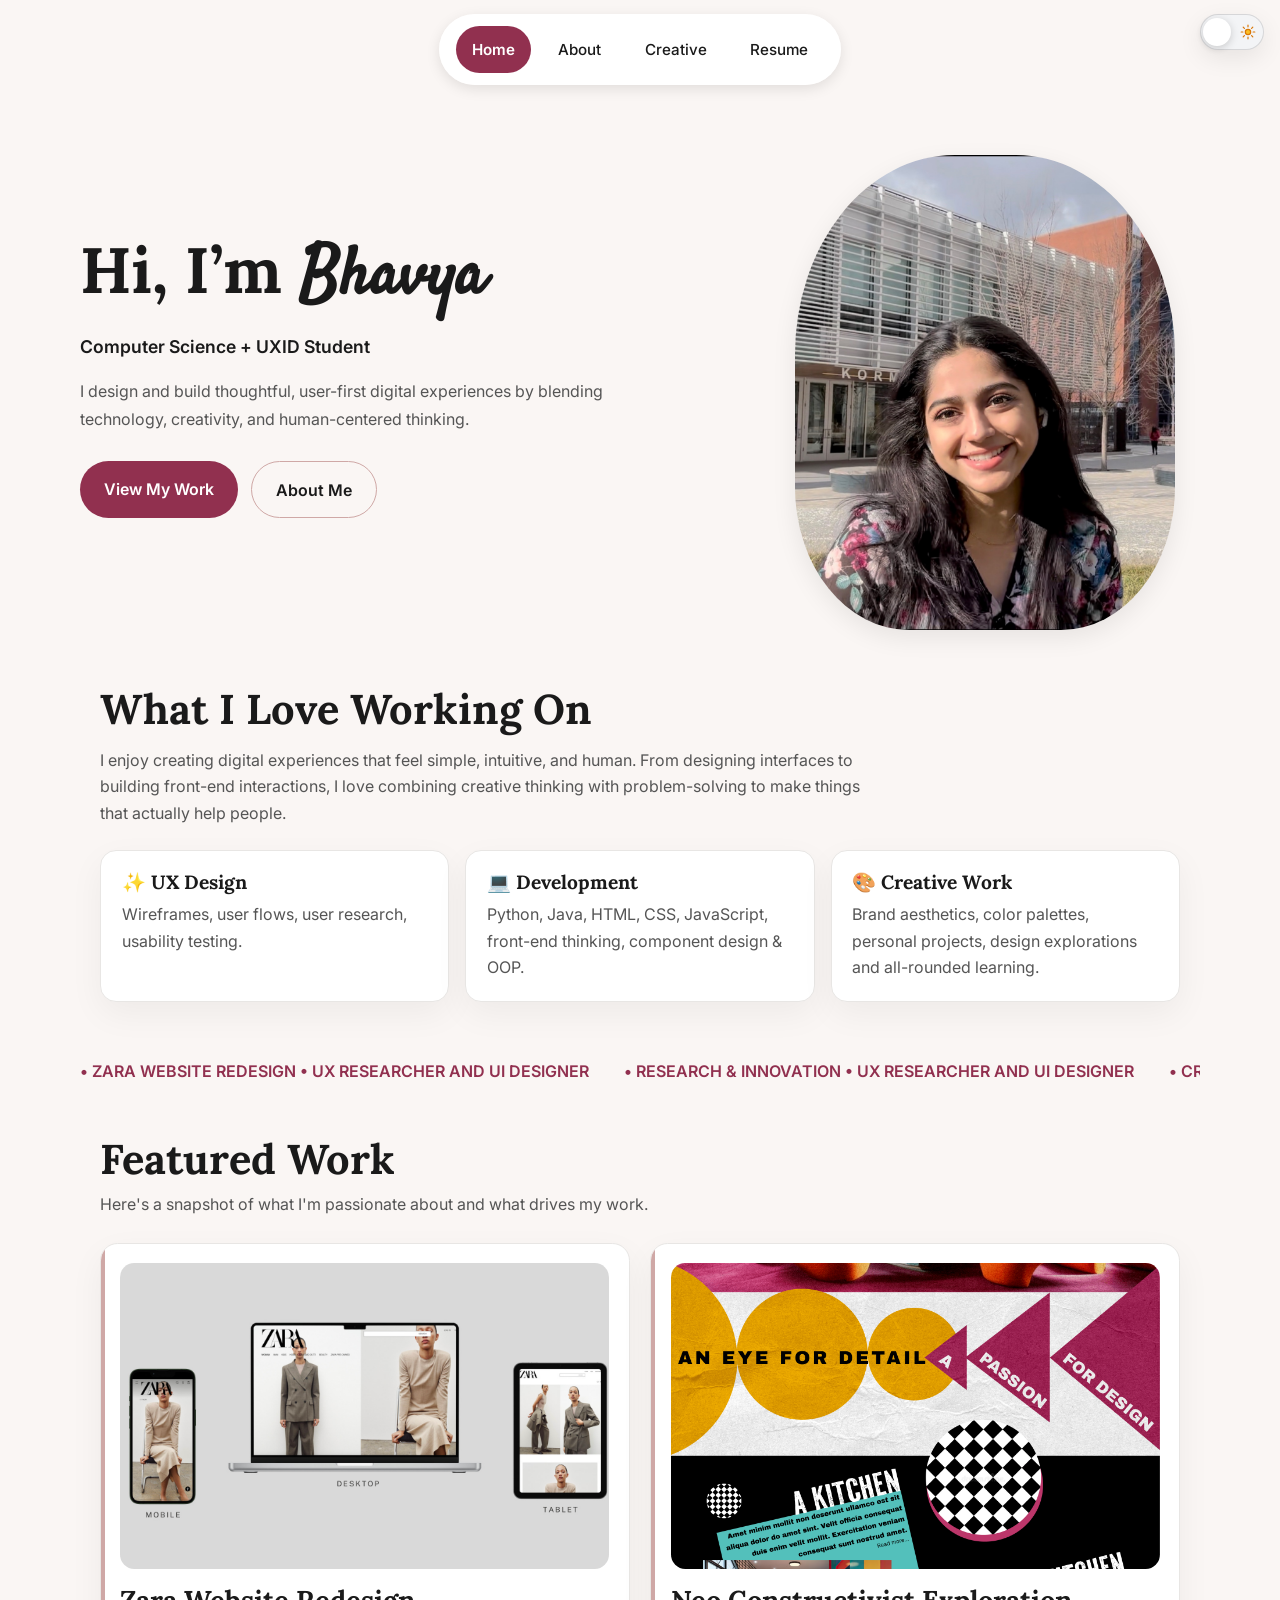
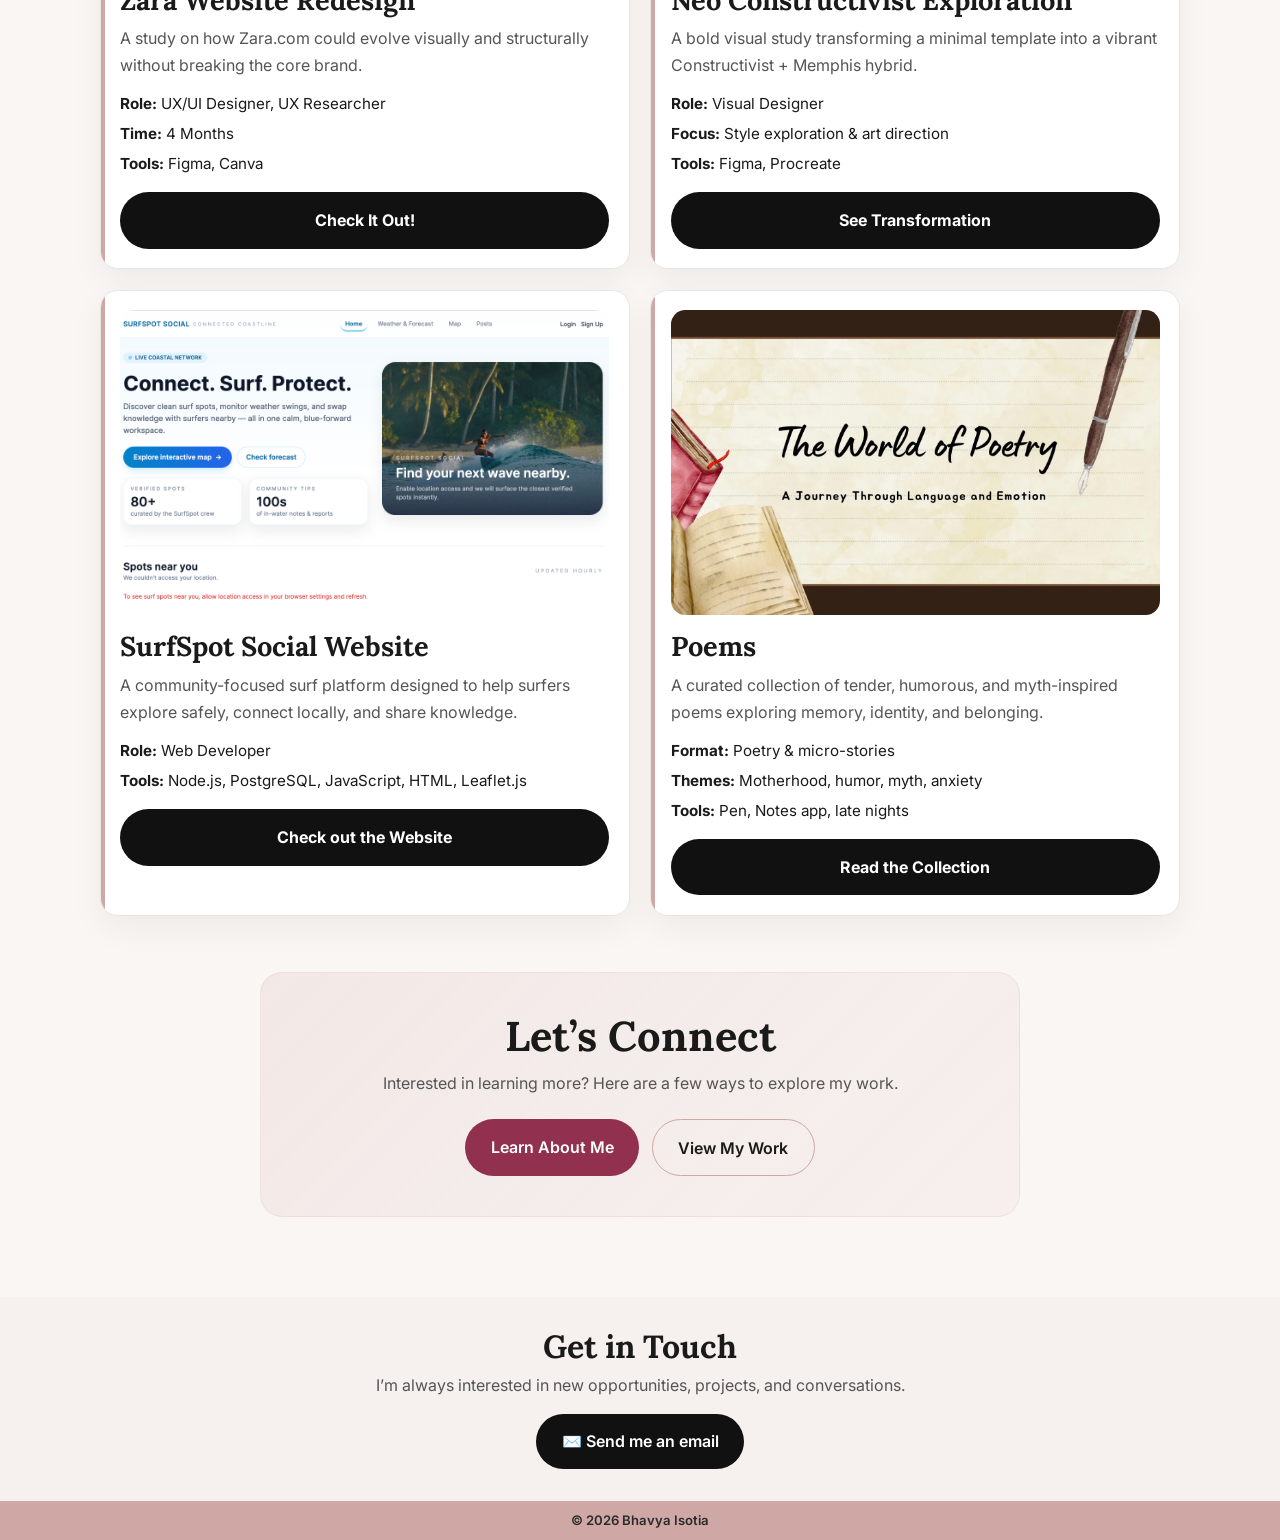
<file: index.html>
<!DOCTYPE html>
<html lang="en">
<head>
  <meta charset="UTF-8">

  <link rel="preconnect" href="https://fonts.googleapis.com">
  <link rel="preconnect" href="https://fonts.gstatic.com" crossorigin>
  <link href="https://fonts.googleapis.com/css2?family=Inter:wght@300;400;500;600&family=Lora:wght@500;600&family=Satisfy&display=swap" rel="stylesheet">

  <meta name="viewport" content="width=device-width, initial-scale=1.0">
  <title>Bhavya Isotia | Home</title>
  <link rel="stylesheet" href="style.css">
  <link rel="stylesheet" href="index.css">
</head>

<body class="homepage">
  <!-- Theme Toggle -->
  <input type="checkbox" id="theme-toggle" class="theme-toggle">

  <label for="theme-toggle" class="theme-switch">
    <span class="visually-hidden">Toggle dark mode</span>
    <span class="switch-track">
      <span class="switch-icon switch-moon" aria-hidden="true">
        <svg viewBox="0 0 24 24" role="presentation">
          <path d="M21 14.2A8.5 8.5 0 0 1 9.8 3a9 9 0 1 0 11.2 11.2Z"></path>
        </svg>
      </span>

      <span class="switch-icon switch-sun" aria-hidden="true">
        <svg viewBox="0 0 24 24" role="presentation">
          <circle cx="12" cy="12" r="4"></circle>
          <path d="M12 1.8v2.5M12 19.7v2.5M22.2 12h-2.5M4.3 12H1.8M19.2 4.8l-1.8 1.8M6.6 17.4l-1.8 1.8M19.2 19.2l-1.8-1.8M6.6 6.6 4.8 4.8"></path>
        </svg>
      </span>

      <span class="switch-thumb"></span>
    </span>
  </label>

<div class="page-shell">
<header class="site-header">

<!-- NAV -->
<div class="pill-nav-wrapper">
<nav class="pill-nav" aria-label="Primary navigation">
    <a class="active" href="index.html">Home</a>
    <a href="about.html">About</a>
    <a href="creative.html">Creative</a>
    <a href="resume.html">Resume</a>
</nav>
</div>
</header>

<main>
<!-- HERO -->
<section class="hero-section">
<div class="hero-copy">
    <h1 class="hero-title">
    Hi, I’m <span class="script-name">Bhavya</span>
    </h1>

    <p class="hero-tagline">Computer Science + UXID Student</p>

    <p class="hero-desc">
    I design and build thoughtful, user-first digital experiences by blending technology,
    creativity, and human-centered thinking.
    </p>

    <div class="hero-buttons">
    <a href="creative.html" class="hero-btn hero-btn-primary">View My Work</a>
    <a href="about.html" class="hero-btn hero-btn-secondary">About Me</a>
    </div>

</div>

<div class="hero-visual">
    <img class="hero-photo" src="Bhavya.JPG" alt="Bhavya portrait">

    <div class="hero-note">
    <p class="hero-note-label">Currently exploring</p>
    <ul>
        <li>UX research</li>
        <li>front-end design systems</li>
        <li>creative interaction ideas</li>
    </ul>
    </div>
</div>
</section>

<!-- WHAT I LOVE WORKING ON -->
<section class="home-scroll-test">
<div class="section-heading">
    <h2>What I Love Working On</h2>
    <p>
    I enjoy creating digital experiences that feel simple, intuitive, and human.
    From designing interfaces to building front-end interactions, I love combining
    creative thinking with problem-solving to make things that actually help people.
    </p>
</div>

<div class="interest-grid">
    <article class="test-card">
    <h3>✨ UX Design</h3>
    <p>Wireframes, user flows, user research, usability testing.</p>
    </article>

    <article class="test-card">
    <h3>💻 Development</h3>
    <p>Python, Java, HTML, CSS, JavaScript, front-end thinking, component design &amp; OOP.</p>
    </article>

    <article class="test-card">
    <h3>🎨 Creative Work</h3>
    <p>Brand aesthetics, color palettes, personal projects, design explorations and all-rounded learning.</p>
    </article>
</div>
</section>

<!-- MOVING TEXT (using TICKER)-->
<div class="ticker" role="region" aria-label="Featured projects ticker">
<div class="ticker__track">
    <span class="ticker__item">• ZARA WEBSITE REDESIGN • UX RESEARCHER AND UI DESIGNER</span>
    <span class="ticker__item">• RESEARCH &amp; INNOVATION • UX RESEARCHER AND UI DESIGNER</span>
    <span class="ticker__item">• CREATIVE PROJECTS • UX RESEARCHER AND UI DESIGNER</span>

    <span class="ticker__item">• ZARA WEBSITE REDESIGN • UX RESEARCHER AND UI DESIGNER</span>
    <span class="ticker__item">• RESEARCH &amp; INNOVATION • UX RESEARCHER AND UI DESIGNER</span>
    <span class="ticker__item">• CREATIVE PROJECTS • UX RESEARCHER AND UI DESIGNER</span>
</div>
</div>

<!-- FEATURED WORK -->
<section class="featured-work">
<div class="featured-header">
    <h2>Featured Work</h2>
    <p>Here's a snapshot of what I'm passionate about and what drives my work.</p>
</div>

<div class="featured-grid">
          
          <!-- Zara -->
          <a href="zara.html" class="featured-card">
            <div class="card-accent"></div>
            <div class="featured-media">
              <img src="zara.jpg" alt="Mockup of redesigned Zara website">
            </div>
            <h3>Zara Website Redesign</h3>
            <p class="featured-desc">
              A study on how Zara.com could evolve visually and structurally without breaking the core brand.
            </p>
            <ul class="featured-meta">
              <li><strong>Role:</strong> UX/UI Designer, UX Researcher</li>
              <li><strong>Time:</strong> 4 Months</li>
              <li><strong>Tools:</strong> Figma, Canva</li>
            </ul>
            <span class="card-cta">Check It Out!</span>
          </a>

          <!-- Constructivist -->
          <a href="constructivist.html" class="featured-card">
            <div class="card-accent"></div>
            <div class="featured-media">
              <img src="assets/generic/afterversion1.png" alt="Neo-constructivist homepage redesign with bold colors and shapes">
            </div>
            <h3>Neo Constructivist Exploration</h3>
            <p class="featured-desc">
              A bold visual study transforming a minimal template into a vibrant Constructivist + Memphis hybrid.
            </p>
            <ul class="featured-meta">
              <li><strong>Role:</strong> Visual Designer</li>
              <li><strong>Focus:</strong> Style exploration &amp; art direction</li>
              <li><strong>Tools:</strong> Figma, Procreate</li>
            </ul>
            <span class="card-cta">See Transformation</span>
          </a>

          <!-- SurfSpot -->
          <a href="surfspot.html" class="featured-card">
            <div class="card-accent"></div>
            <div class="featured-media">
              <img src="assets/surfspot/homepage.png" alt="SurfSpot social website homepage">
            </div>
            <h3>SurfSpot Social Website</h3>
            <p class="featured-desc">
              A community-focused surf platform designed to help surfers explore safely, connect locally, and share knowledge.
            </p>
            <ul class="featured-meta">
              <li><strong>Role:</strong> Web Developer</li>
              <li><strong>Tools:</strong> Node.js, PostgreSQL, JavaScript, HTML, Leaflet.js</li>
            </ul>
            <span class="card-cta">Check out the Website</span>
          </a>

          <!-- Poetry -->
          <a href="poetry.html" class="featured-card">
            <div class="card-accent"></div>
            <div class="featured-media">
              <img src="poemCover.png" alt="Soft-toned photo used as cover for poetry collection">
            </div>
            <h3>Poems</h3>
            <p class="featured-desc">
              A curated collection of tender, humorous, and myth-inspired poems exploring memory, identity, and belonging.
            </p>
            <ul class="featured-meta">
              <li><strong>Format:</strong> Poetry &amp; micro-stories</li>
              <li><strong>Themes:</strong> Motherhood, humor, myth, anxiety</li>
              <li><strong>Tools:</strong> Pen, Notes app, late nights</li>
            </ul>
            <span class="card-cta">Read the Collection</span>
          </a>
        </div>
      </section>

      <!-- QUICK LINKS -->
      <section class="home-cta">
        <h2>Let’s Connect</h2>
        <p>Interested in learning more? Here are a few ways to explore my work.</p>

        <div class="cta-buttons">
          <a href="about.html" class="cta-btn cta-btn-primary">Learn About Me</a>
          <a href="creative.html" class="cta-btn cta-btn-secondary">View My Work</a>
        </div>
      </section>
    </main>

    <!-- Footer -->
    <footer class="site-footer">
      <div class="footer-inner">
        <h3>Get in Touch</h3>
        <p>I’m always interested in new opportunities, projects, and conversations.</p>
        <a href="mailto:bbi23@drexel.edu" class="footer-cta">✉️ Send me an email</a>
      </div>
    </footer>

    <div class="copyright-strip">
      <div class="copyright-inner">
        © 2026 Bhavya Isotia
      </div>
    </div>
  </div>
</body>
</html>
</file>
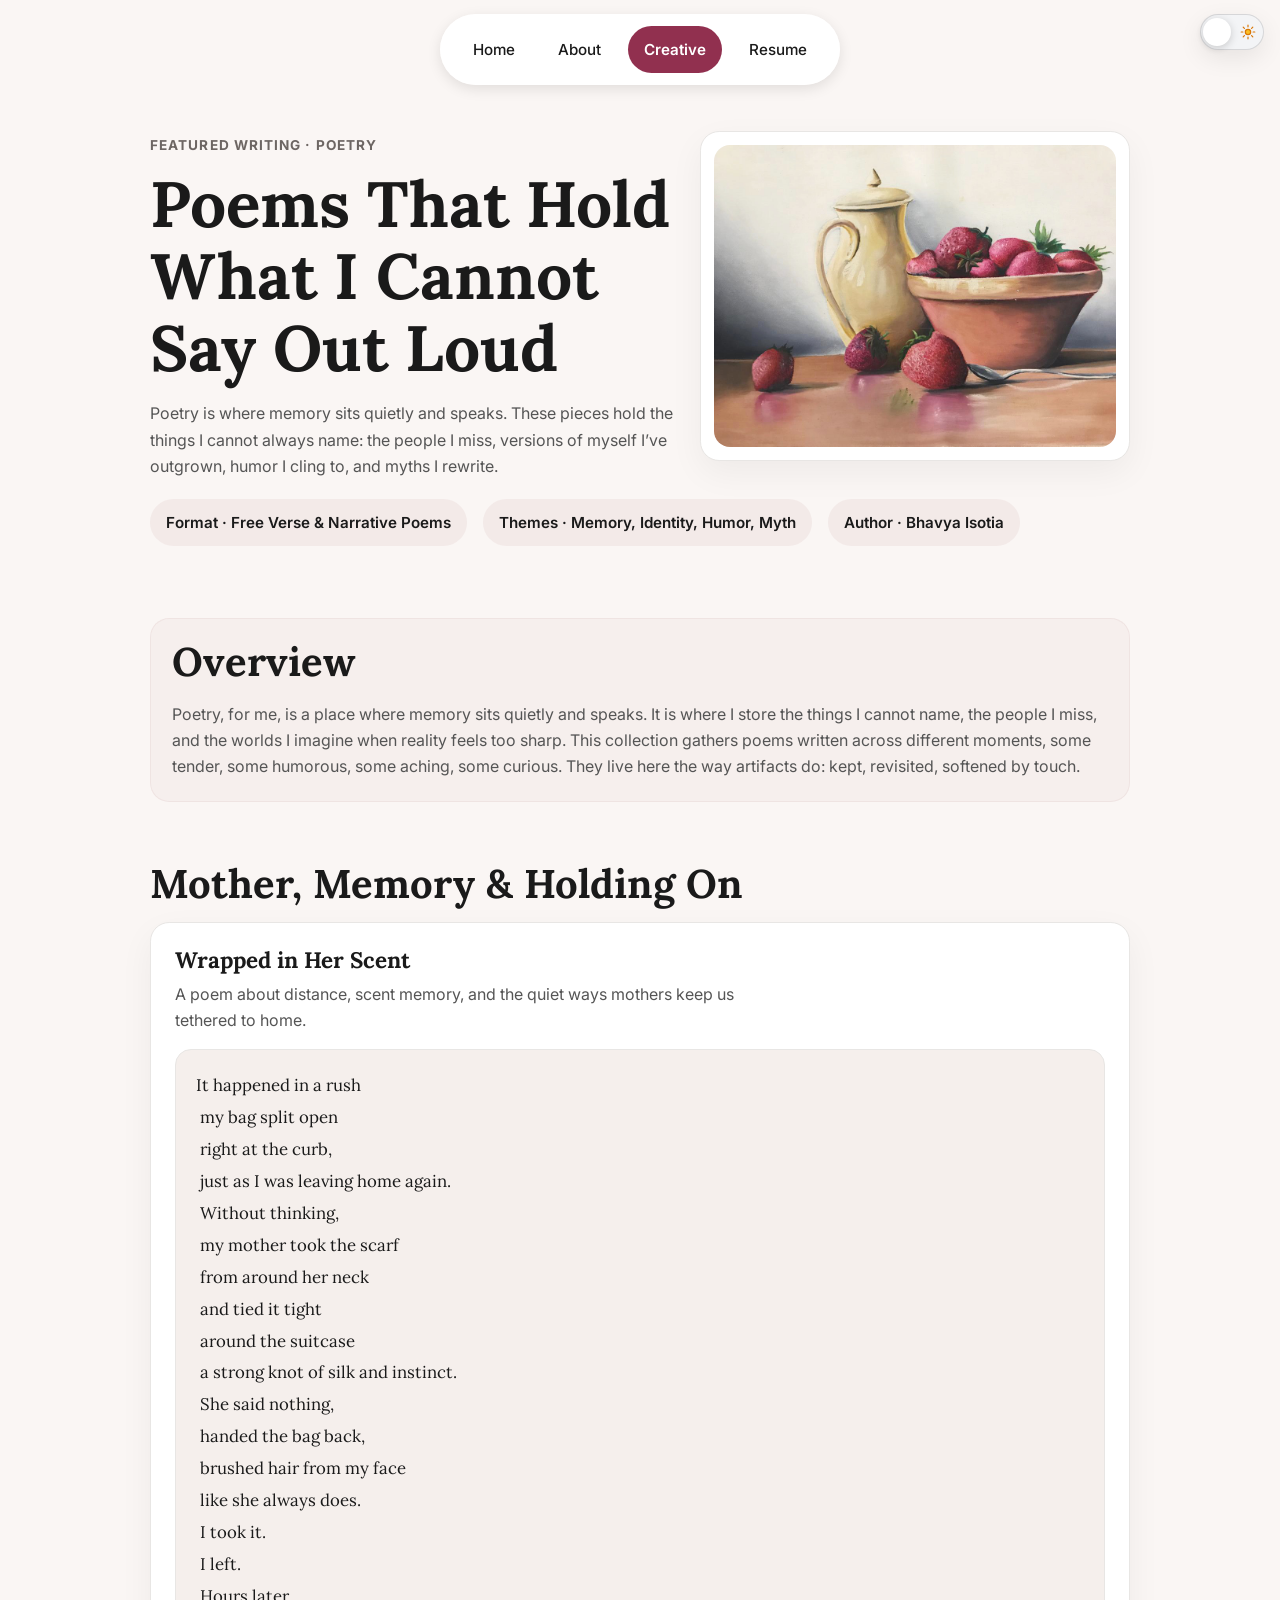
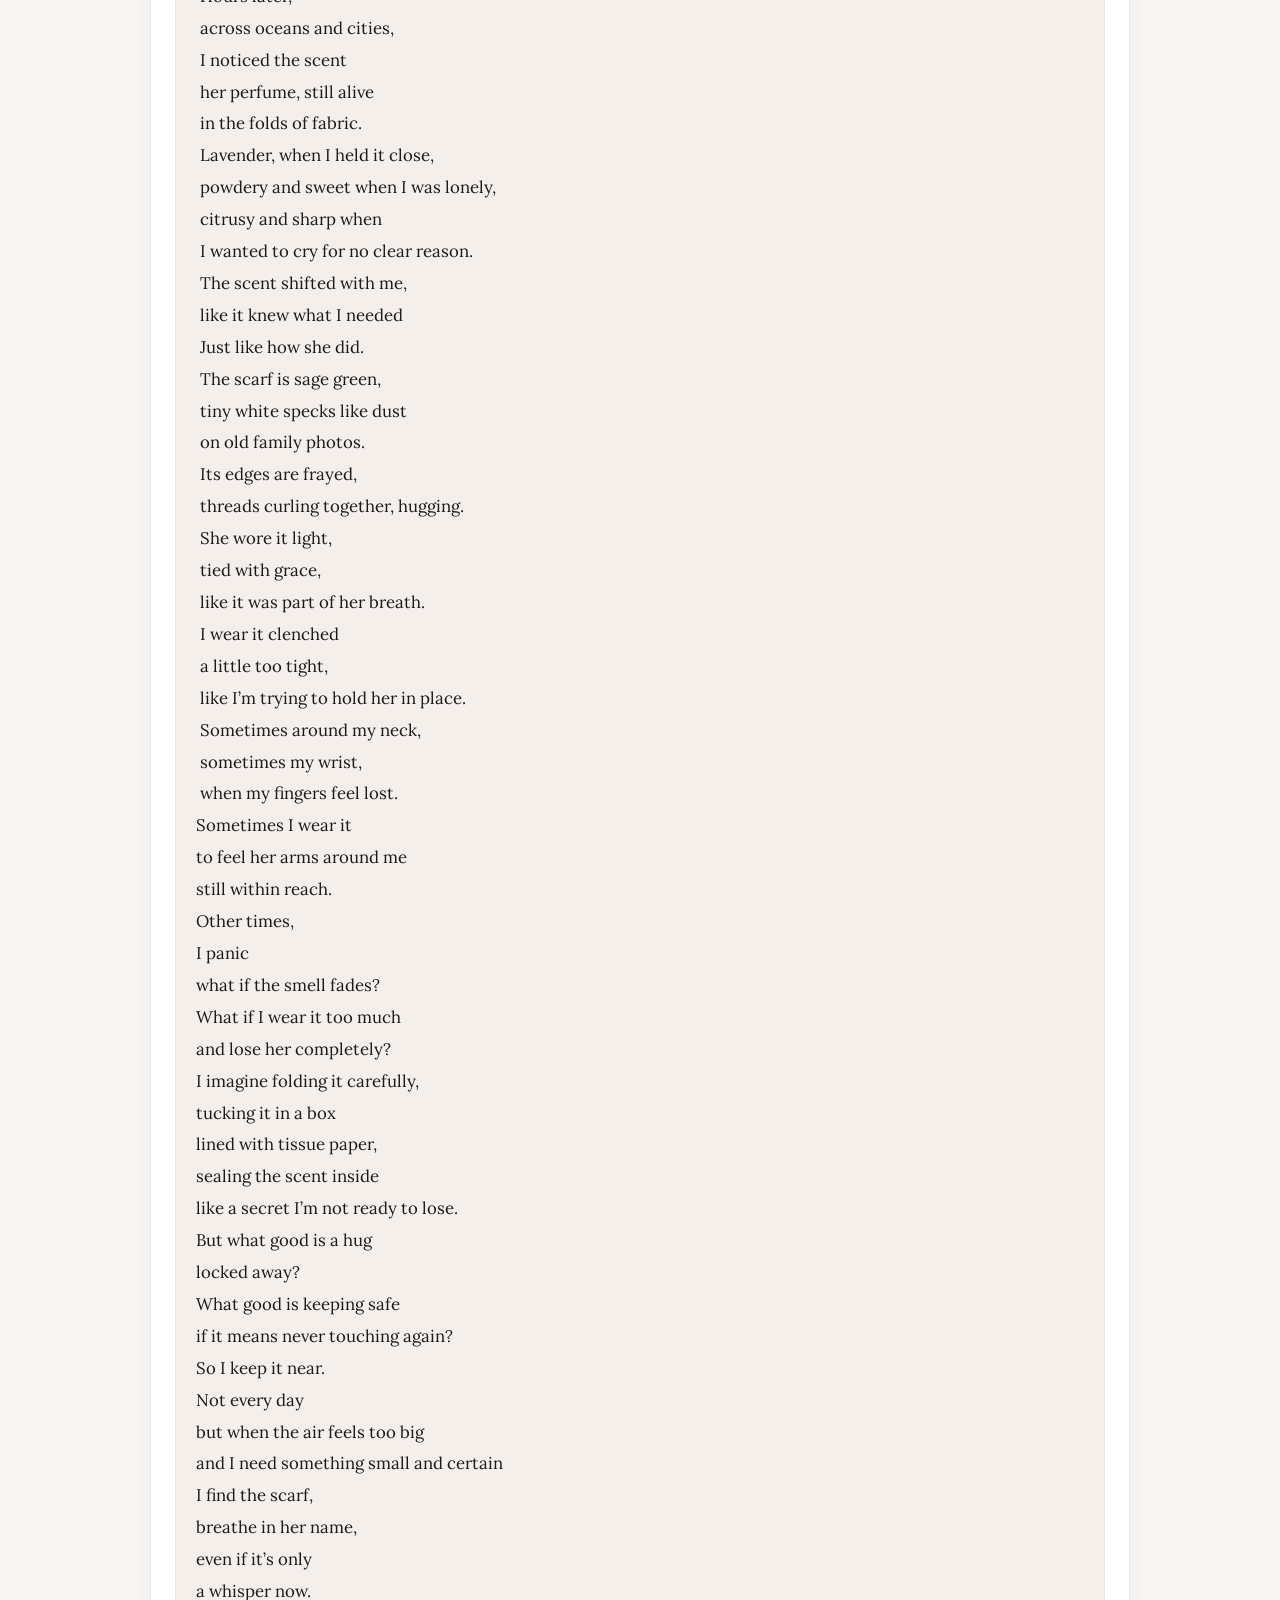
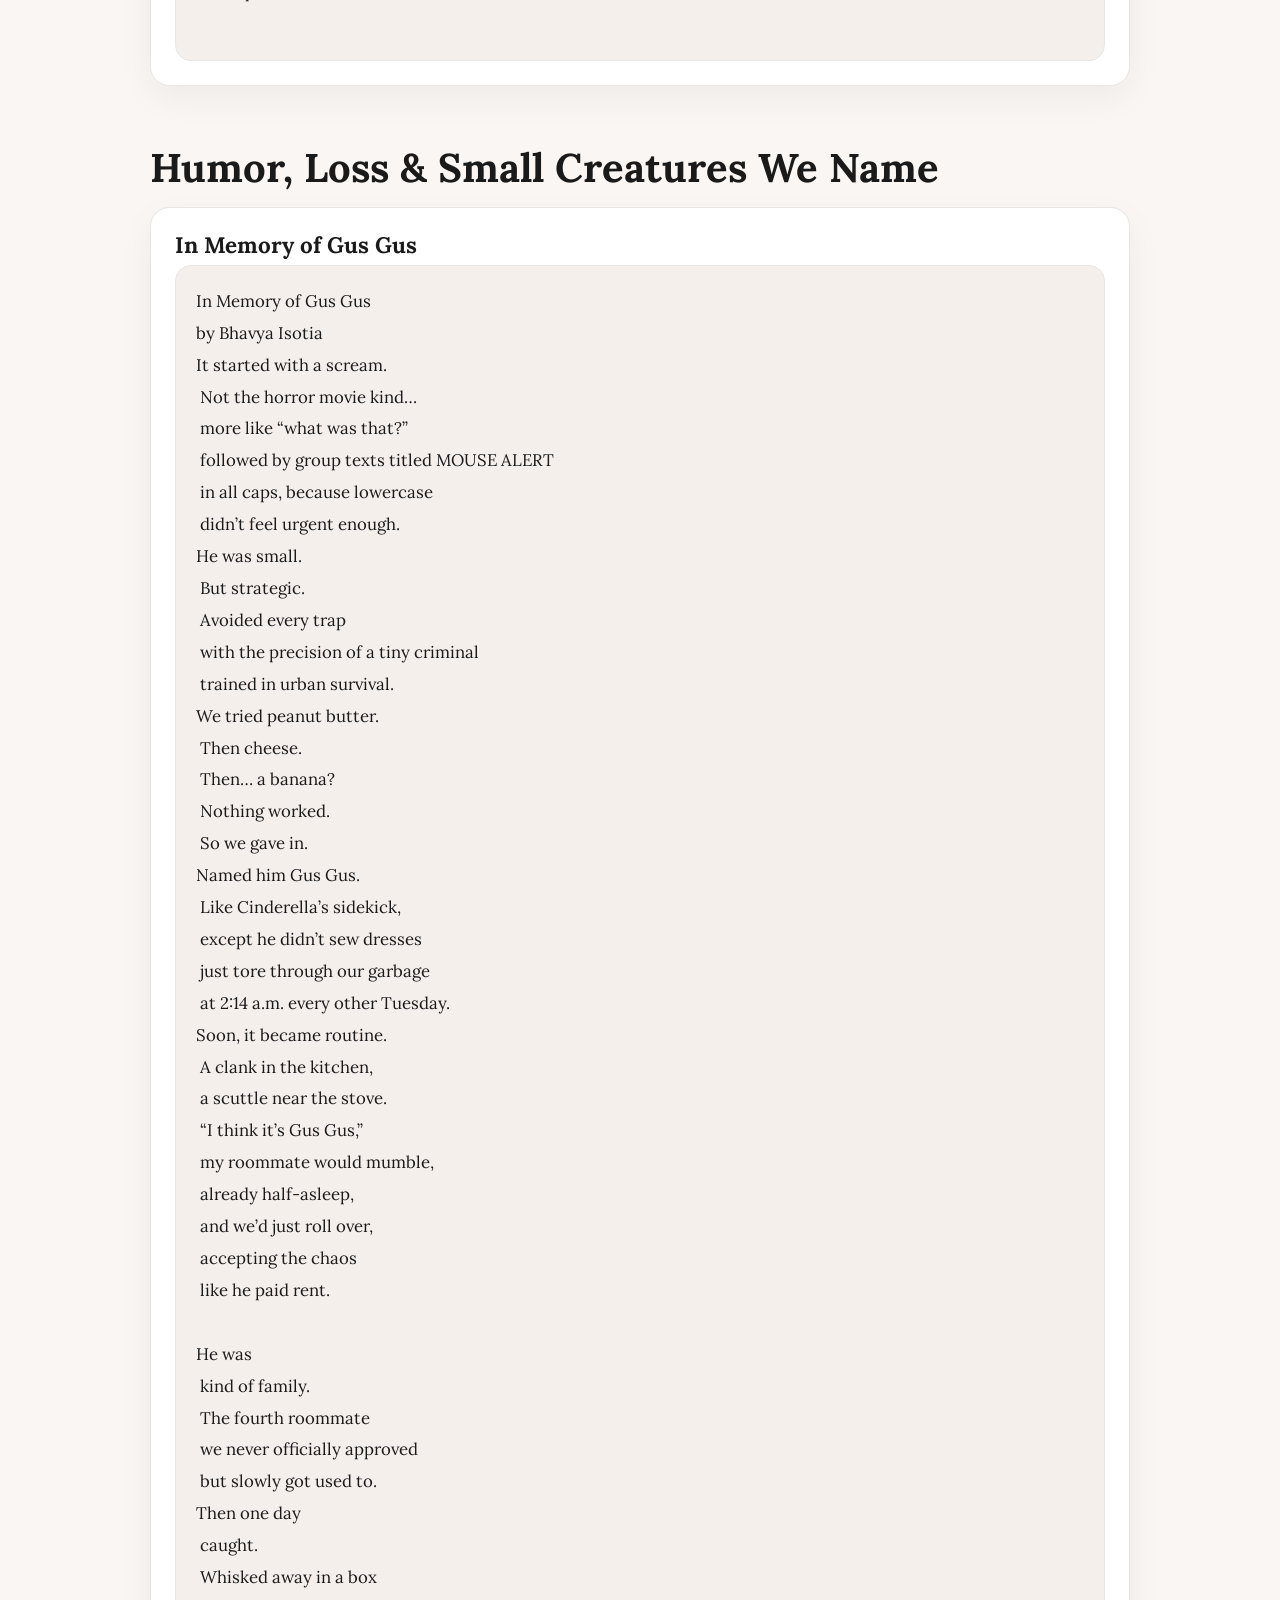
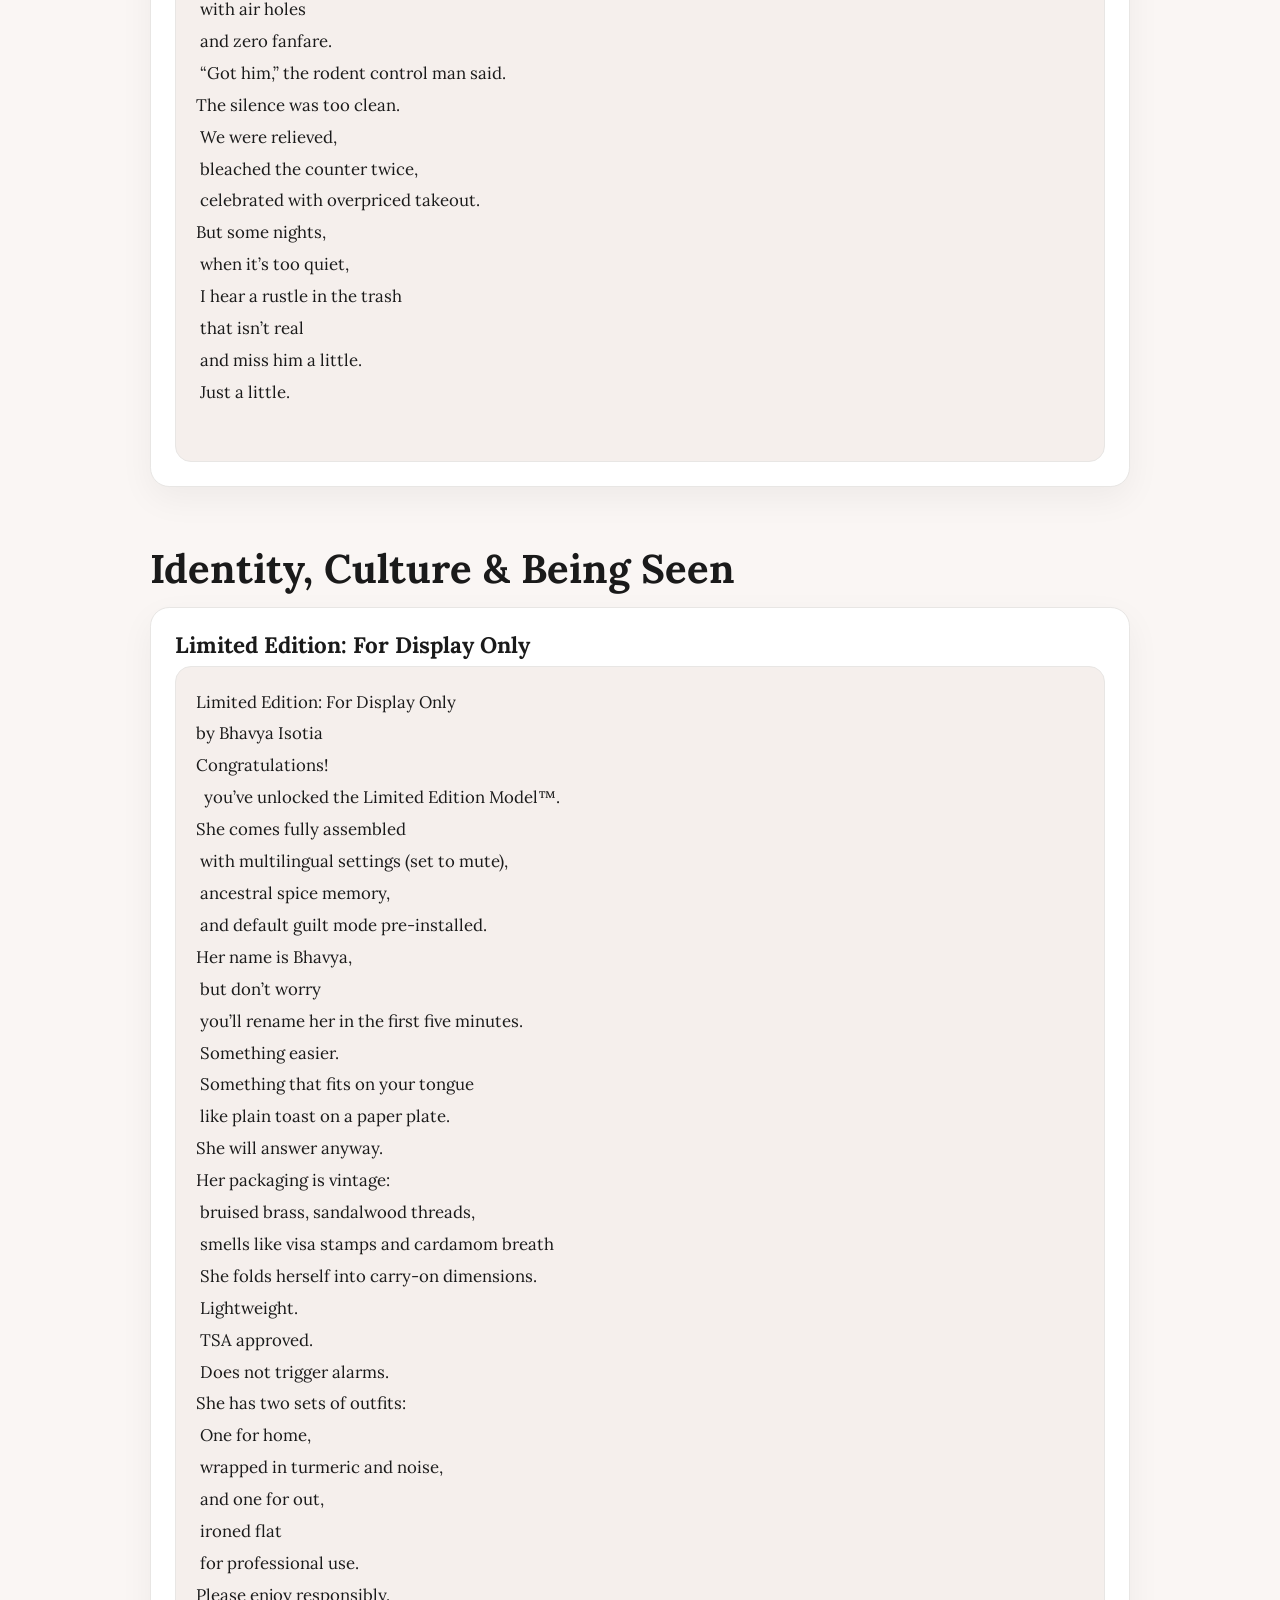
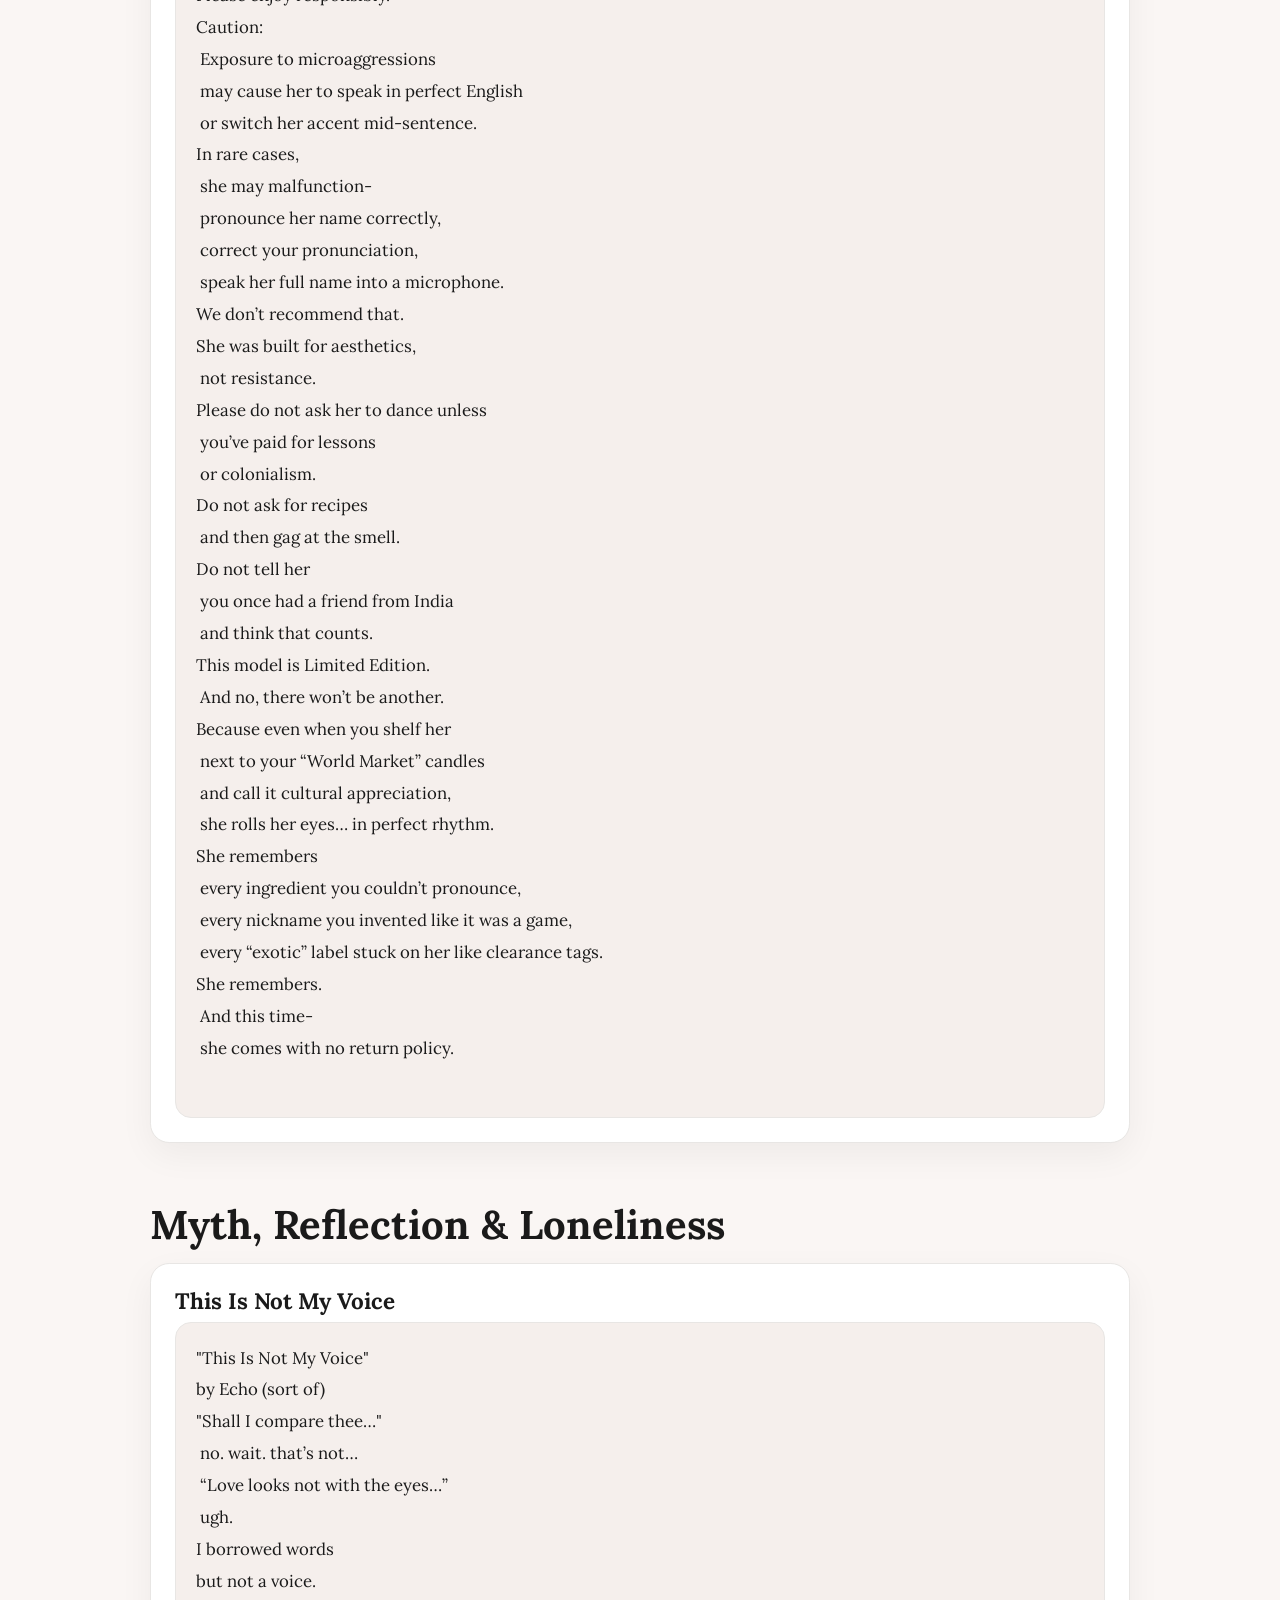
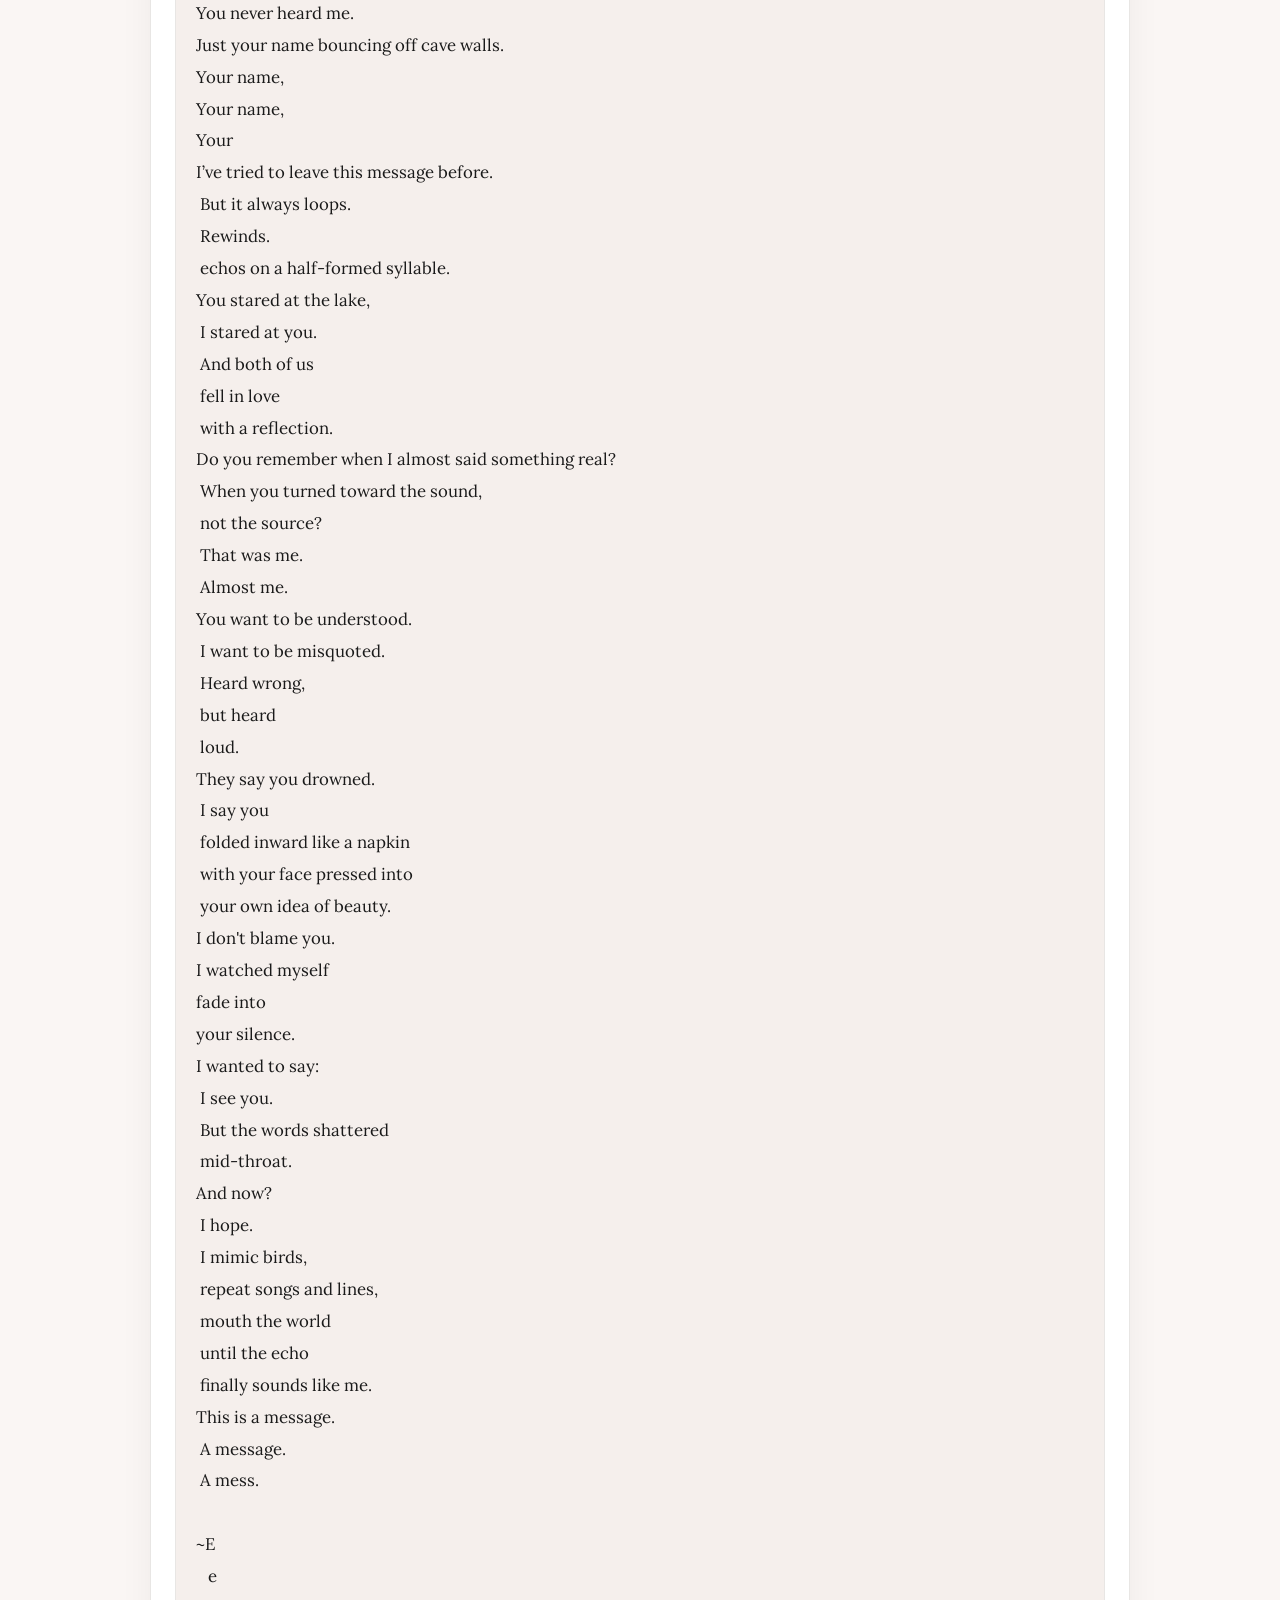
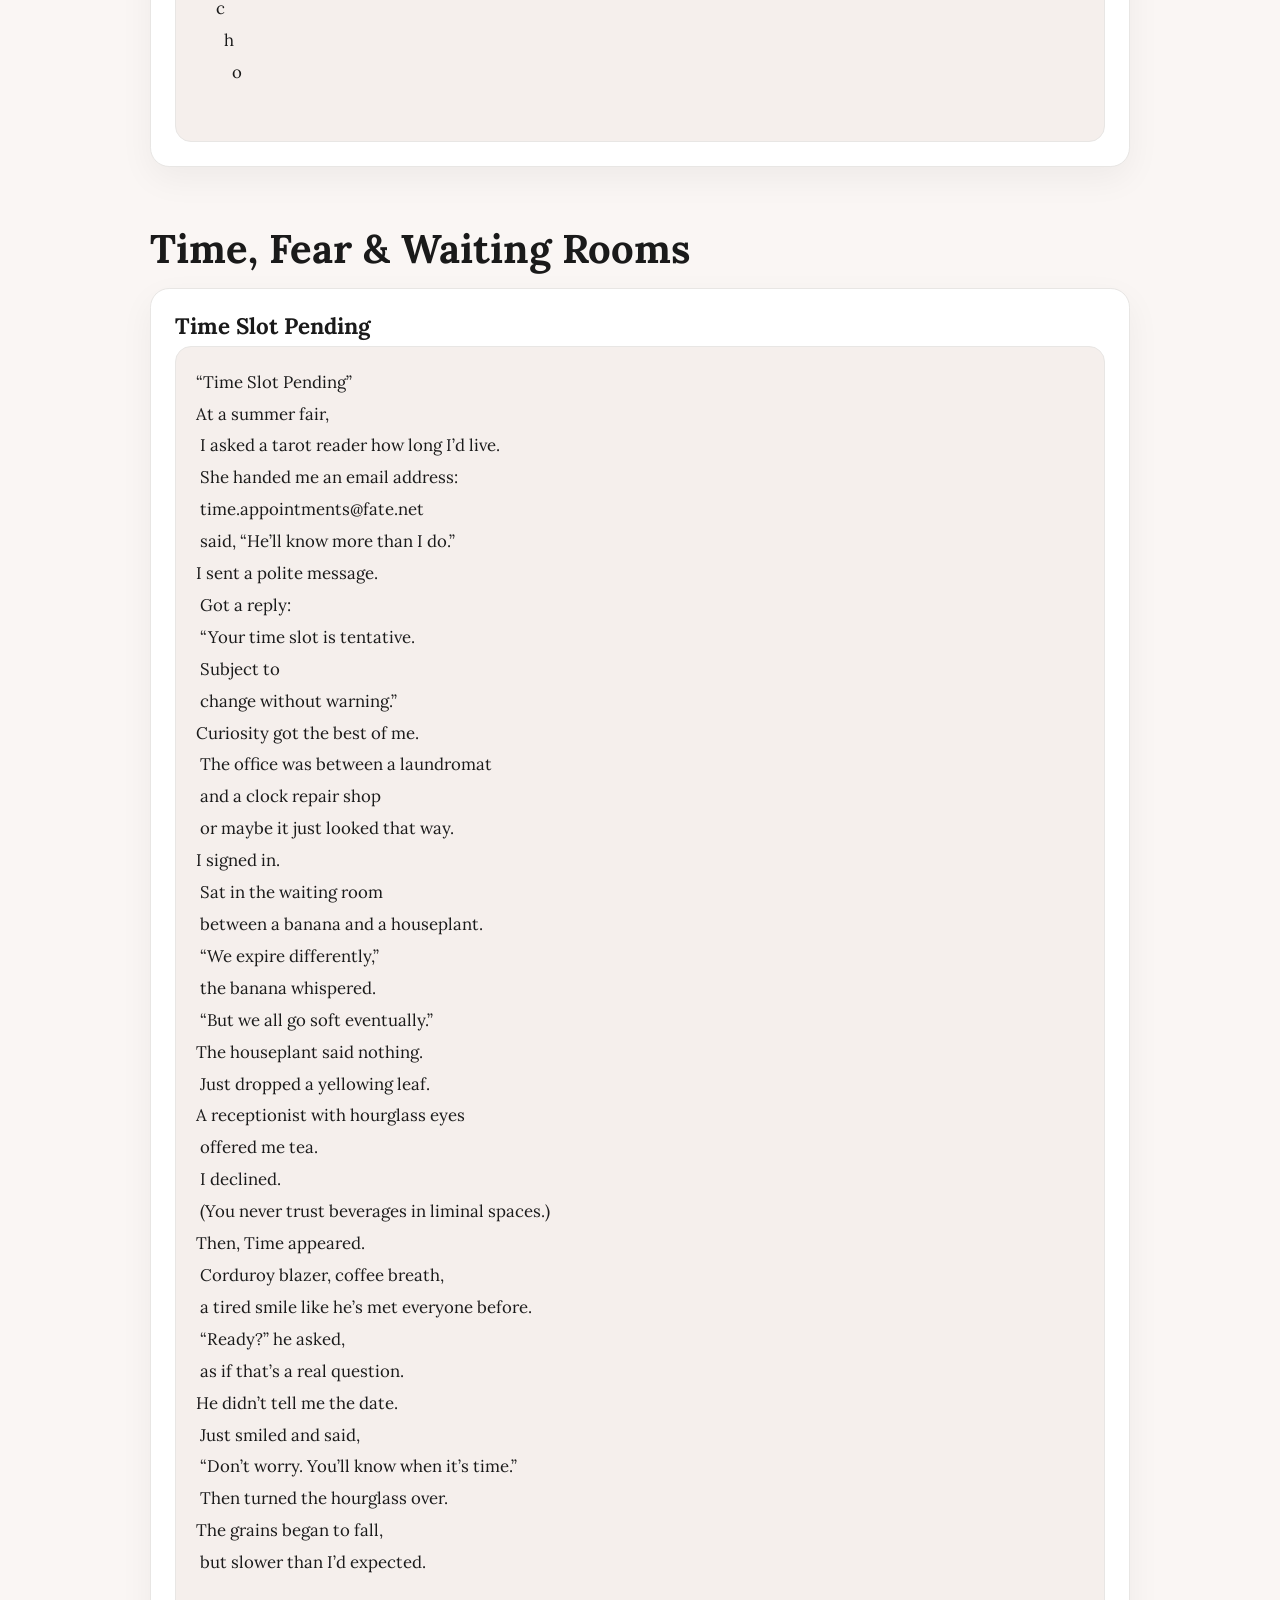
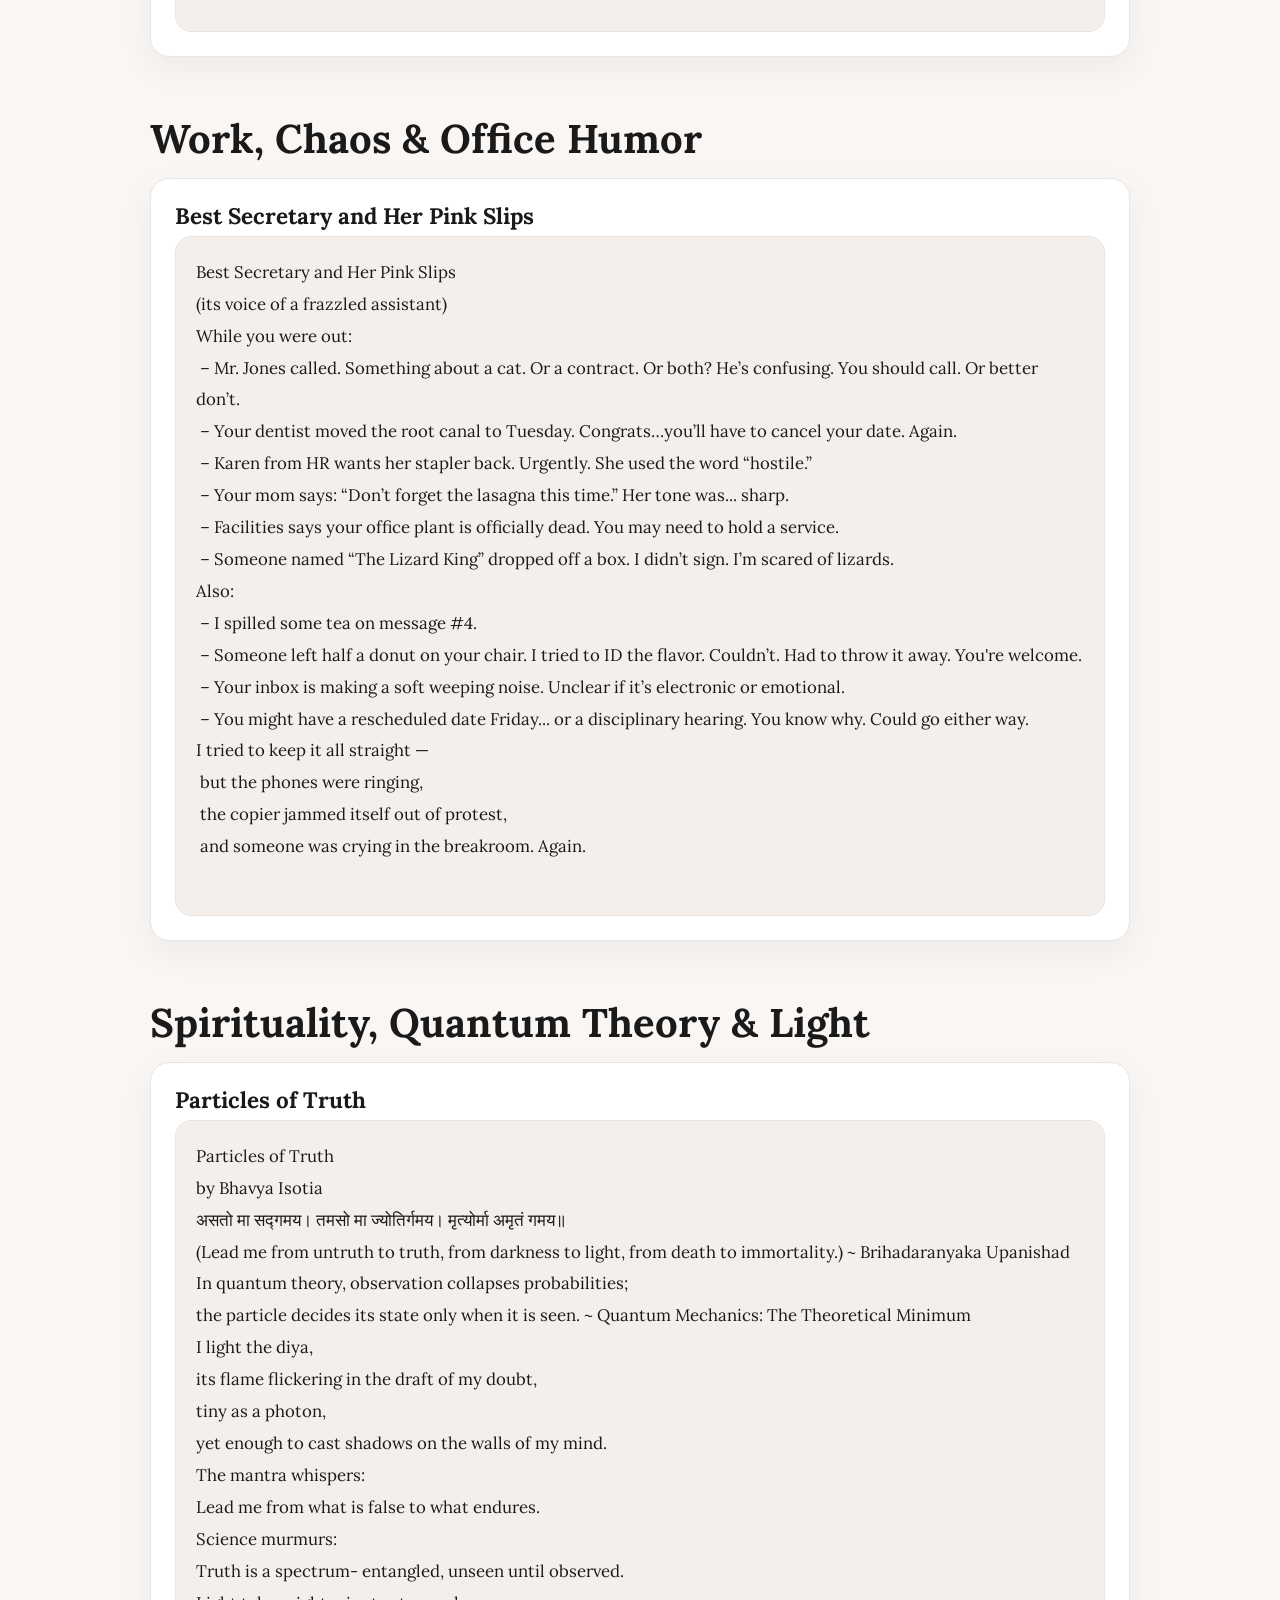
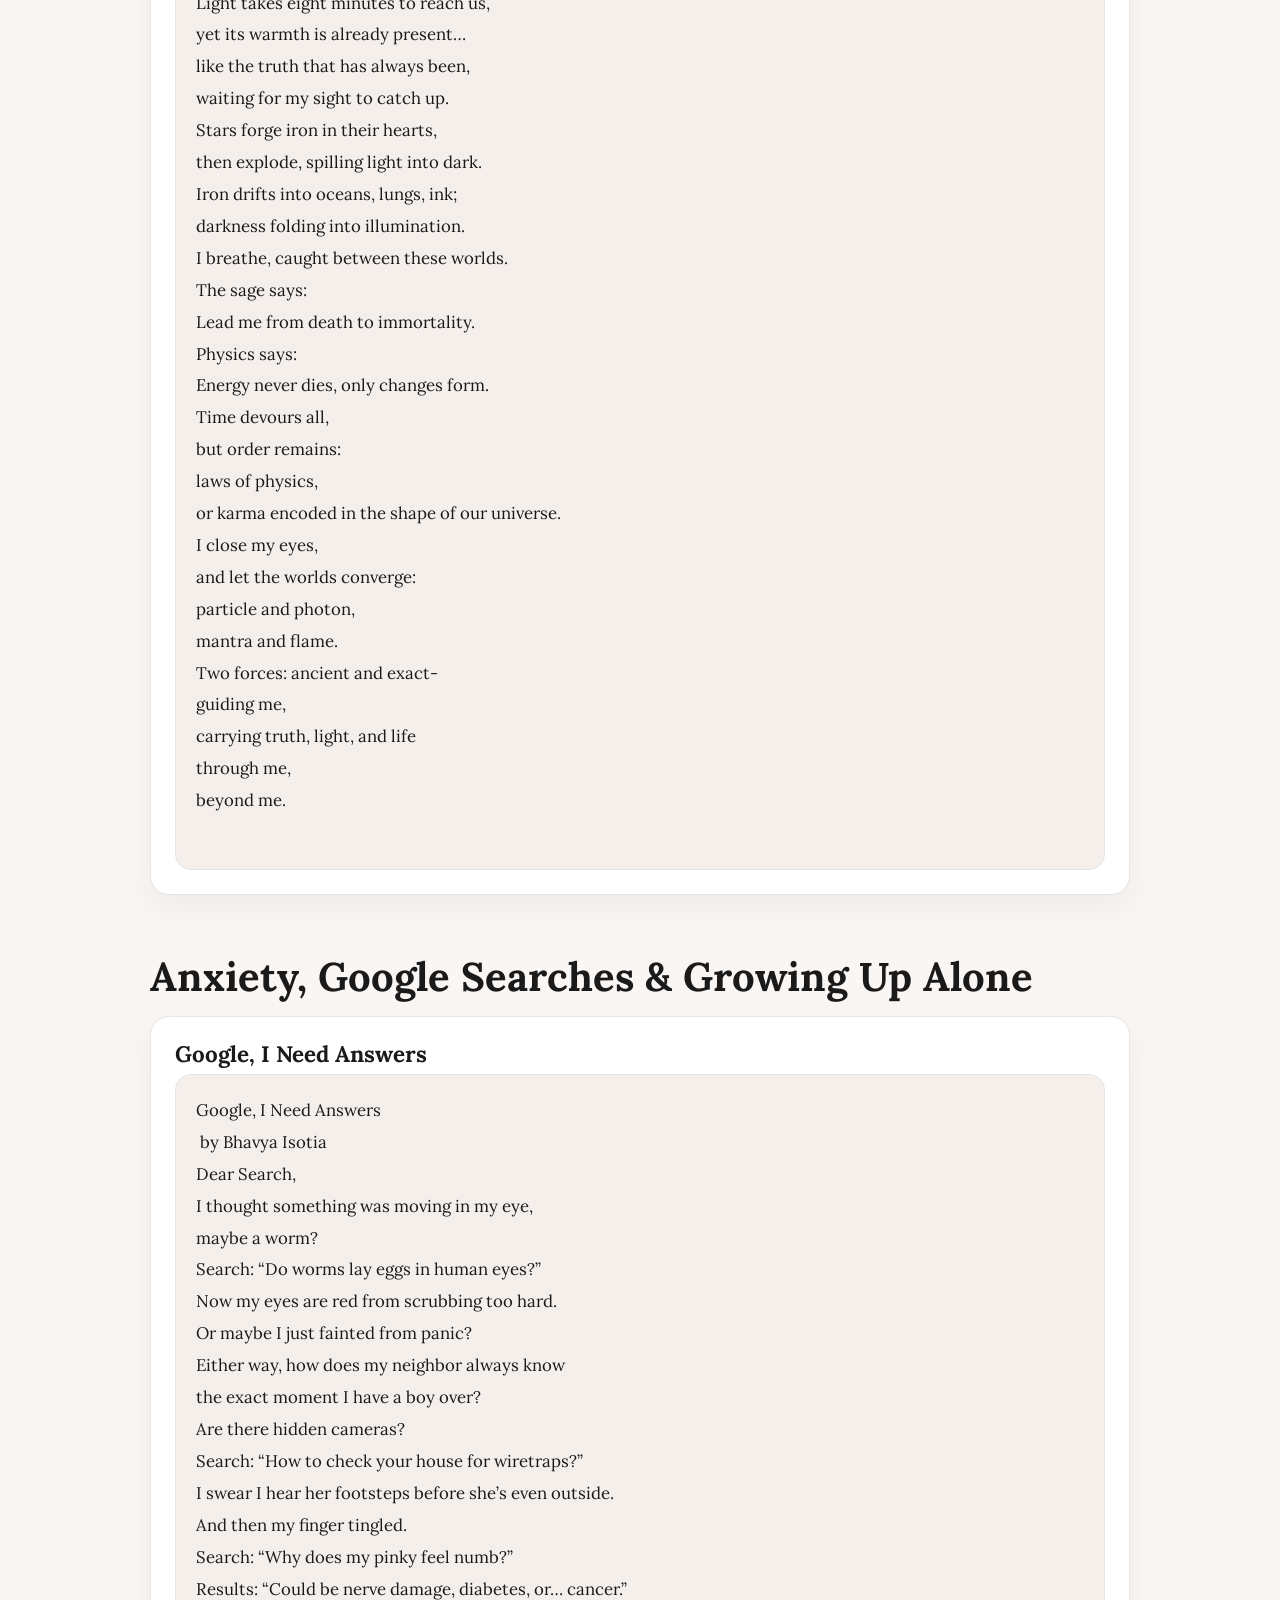
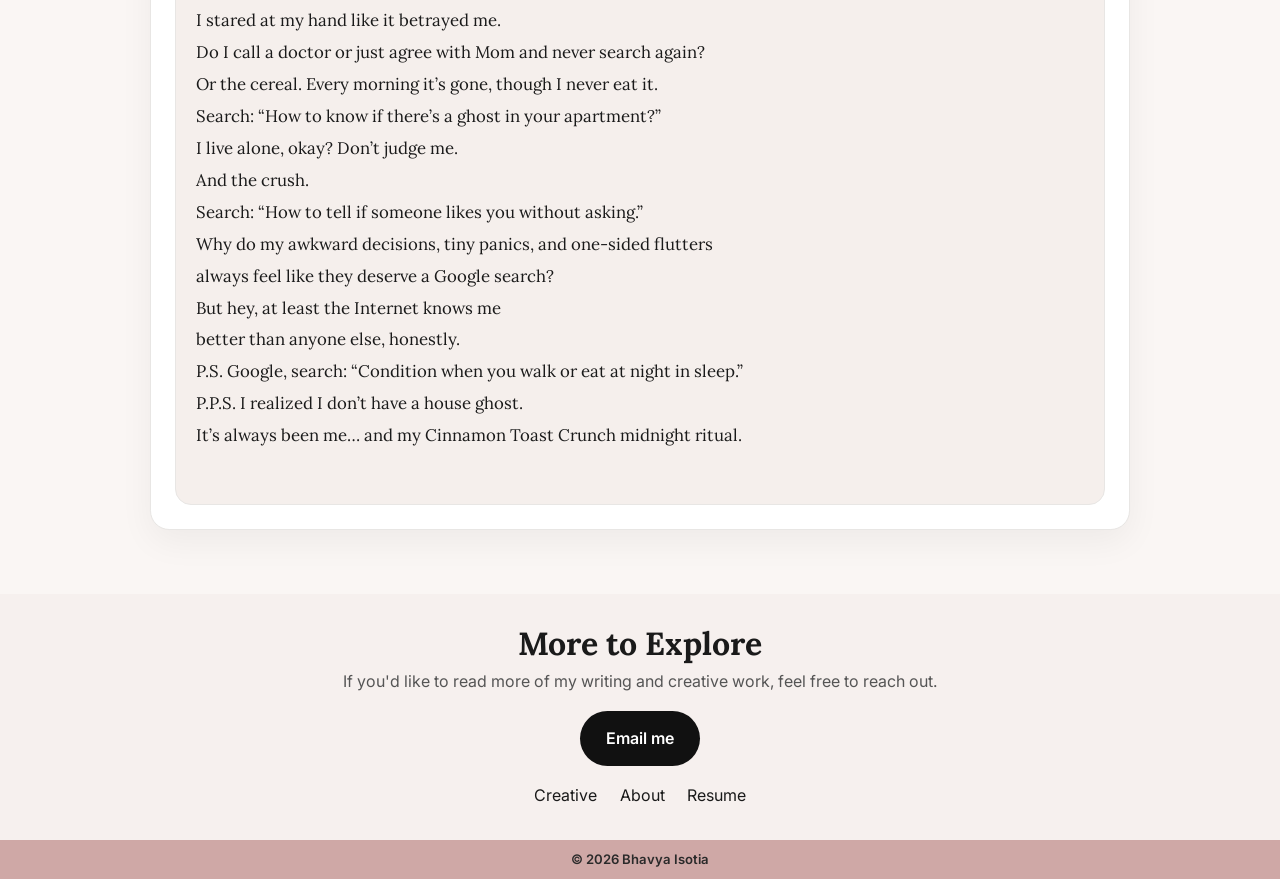
<file: poetry.html>
<!DOCTYPE html>
<html lang="en">
<head>
    <meta charset="UTF-8">
    <link rel="preconnect" href="https://fonts.googleapis.com">
    <link rel="preconnect" href="https://fonts.gstatic.com" crossorigin>
    <link href="https://fonts.googleapis.com/css2?family=Inter:wght@300;400;500;600&family=Lora:wght@500;600&family=Satisfy&display=swap" rel="stylesheet">

    <meta name="viewport" content="width=device-width, initial-scale=1.0">
    <title>Poems That Hold What I Cannot Say Out Loud | Bhavya Isotia</title>
    <link rel="stylesheet" href="style.css">
    <link rel="stylesheet" href="poetry.css">
</head>

<body class="theme-soft case-study-page poetry-page">

<!-- Theme Toggle -->
<input type="checkbox" id="theme-toggle" class="theme-toggle">

<label for="theme-toggle" class="theme-switch">
    <span class="visually-hidden">Toggle dark mode</span>
    <span class="switch-track">
        <span class="switch-icon switch-moon" aria-hidden="true">
            <svg viewBox="0 0 24 24" role="presentation">
                <path d="M21 14.2A8.5 8.5 0 0 1 9.8 3a9 9 0 1 0 11.2 11.2Z"></path>
            </svg>
        </span>

        <span class="switch-icon switch-sun" aria-hidden="true">
            <svg viewBox="0 0 24 24" role="presentation">
                <circle cx="12" cy="12" r="4"></circle>
                <path d="M12 1.8v2.5M12 19.7v2.5M22.2 12h-2.5M4.3 12H1.8M19.2 4.8l-1.8 1.8M6.6 17.4l-1.8 1.8M19.2 19.2l-1.8-1.8M6.6 6.6 4.8 4.8"></path>
            </svg>
        </span>

        <span class="switch-thumb"></span>
    </span>
</label>

<div class="page-shell">
<!-- Nav -->
<header class="site-header">
    <div class="pill-nav-wrapper">
        <nav class="pill-nav" aria-label="Main site navigation">
            <a href="index.html">Home</a>
            <a href="about.html">About</a>
            <a class="active" href="creative.html">Creative</a>
            <a href="resume.html">Resume</a>
        </nav>
    </div>
</header>

<section class="case-hero">
    <div class="case-hero-content">
        <p class="case-label">Featured Writing · Poetry</p>
        <h1>Poems That Hold What I Cannot Say Out Loud</h1>
        <p class="case-hero-desc">
            Poetry is where memory sits quietly and speaks. These pieces hold the things I cannot always name:
            the people I miss, versions of myself I’ve outgrown, humor I cling to, and myths I rewrite.
        </p>

        <div class="case-pill-row" aria-label="Poetry project details">
            <span class="case-pill">Format · Free Verse &amp; Narrative Poems</span>
            <span class="case-pill">Themes · Memory, Identity, Humor, Myth</span>
            <span class="case-pill">Author · Bhavya Isotia</span>
        </div>
    </div>

    <div class="case-hero-visual">
        <img src="assets/creative/oilpaintstrawberrys.jpg" alt="Poetry collage">
    </div>
</section>

<main class="case-container">

<!-- OVERVIEW -->
<section class="case-section" id="intro">
    <h2>Overview</h2>
    <p>
        Poetry, for me, is a place where memory sits quietly and speaks. It is where I store the things I cannot name,
        the people I miss, and the worlds I imagine when reality feels too sharp. This collection gathers poems written
        across different moments, some tender, some humorous, some aching, some curious. They live here the way artifacts do:
        kept, revisited, softened by touch.
    </p>
</section>

<!--Poem 1 -->
<section class="case-section" id="mother">
    <h2>Mother, Memory &amp; Holding On</h2>
    <article class="writing-card">
        <h3>Wrapped in Her Scent</h3>
        <p>A poem about distance, scent memory, and the quiet ways mothers keep us tethered to home.</p>
        <pre class="poem">
It happened in a rush
 my bag split open
 right at the curb,
 just as I was leaving home again.
 Without thinking,
 my mother took the scarf
 from around her neck
 and tied it tight
 around the suitcase
 a strong knot of silk and instinct.
 She said nothing,
 handed the bag back,
 brushed hair from my face
 like she always does.
 I took it.
 I left.
 Hours later,
 across oceans and cities,
 I noticed the scent
 her perfume, still alive
 in the folds of fabric.
 Lavender, when I held it close,
 powdery and sweet when I was lonely,
 citrusy and sharp when
 I wanted to cry for no clear reason.
 The scent shifted with me,
 like it knew what I needed
 Just like how she did.
 The scarf is sage green,
 tiny white specks like dust
 on old family photos.
 Its edges are frayed,
 threads curling together, hugging.
 She wore it light,
 tied with grace,
 like it was part of her breath.
 I wear it clenched
 a little too tight,
 like I’m trying to hold her in place.
 Sometimes around my neck,
 sometimes my wrist,
 when my fingers feel lost.
Sometimes I wear it
to feel her arms around me
still within reach.
Other times,
I panic
what if the smell fades?
What if I wear it too much
and lose her completely?
I imagine folding it carefully,
tucking it in a box
lined with tissue paper,
sealing the scent inside
like a secret I’m not ready to lose.
But what good is a hug
locked away?
What good is keeping safe
if it means never touching again?
So I keep it near.
Not every day
but when the air feels too big
and I need something small and certain
I find the scarf,
breathe in her name,
even if it’s only
a whisper now.
        </pre>
    </article>
</section>

<!-- Poem 2 -->
<section class="case-section" id="humor">
    <h2>Humor, Loss &amp; Small Creatures We Name</h2>
    <article class="writing-card">
        <h3>In Memory of Gus Gus</h3>
        <pre class="poem">
In Memory of Gus Gus
by Bhavya Isotia
It started with a scream.
 Not the horror movie kind…
 more like “what was that?”
 followed by group texts titled MOUSE ALERT
 in all caps, because lowercase
 didn’t feel urgent enough.
He was small.
 But strategic.
 Avoided every trap
 with the precision of a tiny criminal
 trained in urban survival.
We tried peanut butter.
 Then cheese.
 Then… a banana?
 Nothing worked.
 So we gave in.
Named him Gus Gus.
 Like Cinderella’s sidekick,
 except he didn’t sew dresses
 just tore through our garbage
 at 2:14 a.m. every other Tuesday.
Soon, it became routine.
 A clank in the kitchen,
 a scuttle near the stove.
 “I think it’s Gus Gus,”
 my roommate would mumble,
 already half-asleep,
 and we’d just roll over,
 accepting the chaos
 like he paid rent.

He was
 kind of family.
 The fourth roommate
 we never officially approved
 but slowly got used to.
Then one day
 caught.
 Whisked away in a box
 with air holes
 and zero fanfare.
 “Got him,” the rodent control man said.
The silence was too clean.
 We were relieved,
 bleached the counter twice,
 celebrated with overpriced takeout.
But some nights,
 when it’s too quiet,
 I hear a rustle in the trash
 that isn’t real
 and miss him a little.
 Just a little.
        </pre>
    </article>
</section>

<!-- Poem 3 -->
<section class="case-section" id="identity">
    <h2>Identity, Culture &amp; Being Seen</h2>
    <article class="writing-card">
        <h3>Limited Edition: For Display Only</h3>
        <pre class="poem">
Limited Edition: For Display Only
by Bhavya Isotia
Congratulations!
  you’ve unlocked the Limited Edition Model™.
She comes fully assembled
 with multilingual settings (set to mute),
 ancestral spice memory,
 and default guilt mode pre-installed.
Her name is Bhavya,
 but don’t worry
 you’ll rename her in the first five minutes.
 Something easier.
 Something that fits on your tongue
 like plain toast on a paper plate.
She will answer anyway.
Her packaging is vintage:
 bruised brass, sandalwood threads,
 smells like visa stamps and cardamom breath
 She folds herself into carry-on dimensions.
 Lightweight.
 TSA approved.
 Does not trigger alarms.
She has two sets of outfits:
 One for home,
 wrapped in turmeric and noise,
 and one for out,
 ironed flat
 for professional use.
Please enjoy responsibly.
Caution:
 Exposure to microaggressions
 may cause her to speak in perfect English
 or switch her accent mid-sentence.
In rare cases,
 she may malfunction-
 pronounce her name correctly,
 correct your pronunciation,
 speak her full name into a microphone.
We don’t recommend that.
She was built for aesthetics,
 not resistance.
Please do not ask her to dance unless
 you’ve paid for lessons
 or colonialism.
Do not ask for recipes
 and then gag at the smell.
Do not tell her
 you once had a friend from India
 and think that counts.
This model is Limited Edition.
 And no, there won’t be another.
Because even when you shelf her
 next to your “World Market” candles
 and call it cultural appreciation,
 she rolls her eyes… in perfect rhythm.
She remembers
 every ingredient you couldn’t pronounce,
 every nickname you invented like it was a game,
 every “exotic” label stuck on her like clearance tags.
She remembers.
 And this time-
 she comes with no return policy.
        </pre>
    </article>
</section>

<!-- Poem 4 -->
<section class="case-section" id="myth">
    <h2>Myth, Reflection &amp; Loneliness</h2>
    <article class="writing-card">
        <h3>This Is Not My Voice</h3>
        <pre class="poem">
"This Is Not My Voice"
by Echo (sort of)
"Shall I compare thee…"
 no. wait. that’s not…
 “Love looks not with the eyes…”
 ugh.
I borrowed words
but not a voice.
You never heard me.
Just your name bouncing off cave walls.
Your name,
Your name,
Your
I’ve tried to leave this message before.
 But it always loops.
 Rewinds.
 echos on a half-formed syllable.
You stared at the lake,
 I stared at you.
 And both of us
 fell in love
 with a reflection.
Do you remember when I almost said something real?
 When you turned toward the sound,
 not the source?
 That was me.
 Almost me.
You want to be understood.
 I want to be misquoted.
 Heard wrong,
 but heard
 loud.
They say you drowned.
 I say you
 folded inward like a napkin
 with your face pressed into
 your own idea of beauty.
I don't blame you.
I watched myself
fade into
your silence.
I wanted to say:
 I see you.
 But the words shattered
 mid-throat.
And now?
 I hope.
 I mimic birds,
 repeat songs and lines,
 mouth the world
 until the echo
 finally sounds like me.
This is a message.
 A message.
 A mess.

~E
   e
     c
       h
         o
        </pre>
    </article>
</section>

<!-- Poem 5-->
<section class="case-section" id="time">
    <h2>Time, Fear &amp; Waiting Rooms</h2>
    <article class="writing-card">
        <h3>Time Slot Pending</h3>
        <pre class="poem">
“Time Slot Pending”
At a summer fair,
 I asked a tarot reader how long I’d live.
 She handed me an email address:
 time.appointments@fate.net
 said, “He’ll know more than I do.”
I sent a polite message.
 Got a reply:
 “Your time slot is tentative.
 Subject to
 change without warning.”
Curiosity got the best of me.
 The office was between a laundromat
 and a clock repair shop
 or maybe it just looked that way.
I signed in.
 Sat in the waiting room
 between a banana and a houseplant.
 “We expire differently,”
 the banana whispered.
 “But we all go soft eventually.”
The houseplant said nothing.
 Just dropped a yellowing leaf.
A receptionist with hourglass eyes
 offered me tea.
 I declined.
 (You never trust beverages in liminal spaces.)
Then, Time appeared.
 Corduroy blazer, coffee breath,
 a tired smile like he’s met everyone before.
 “Ready?” he asked,
 as if that’s a real question.
He didn’t tell me the date.
 Just smiled and said,
 “Don’t worry. You’ll know when it’s time.”
 Then turned the hourglass over.
The grains began to fall,
 but slower than I’d expected.
        </pre>
    </article>
</section>

<!-- Poem 6 -->
<section class="case-section" id="work">
    <h2>Work, Chaos &amp; Office Humor</h2>
    <article class="writing-card">
        <h3>Best Secretary and Her Pink Slips</h3>
        <pre class="poem">
Best Secretary and Her Pink Slips
(its voice of a frazzled assistant)
While you were out:
 – Mr. Jones called. Something about a cat. Or a contract. Or both? He’s confusing. You should call. Or better don’t.
 – Your dentist moved the root canal to Tuesday. Congrats…you’ll have to cancel your date. Again.
 – Karen from HR wants her stapler back. Urgently. She used the word “hostile.”
 – Your mom says: “Don’t forget the lasagna this time.” Her tone was... sharp.
 – Facilities says your office plant is officially dead. You may need to hold a service.
 – Someone named “The Lizard King” dropped off a box. I didn’t sign. I’m scared of lizards.
Also:
 – I spilled some tea on message #4.
 – Someone left half a donut on your chair. I tried to ID the flavor. Couldn’t. Had to throw it away. You're welcome.
 – Your inbox is making a soft weeping noise. Unclear if it’s electronic or emotional.
 – You might have a rescheduled date Friday... or a disciplinary hearing. You know why. Could go either way.
I tried to keep it all straight —
 but the phones were ringing,
 the copier jammed itself out of protest,
 and someone was crying in the breakroom. Again.
        </pre>
    </article>
</section>

<!-- Poem 7 -->
<section class="case-section" id="spiritual">
    <h2>Spirituality, Quantum Theory &amp; Light</h2>
    <article class="writing-card">
        <h3>Particles of Truth</h3>
        <pre class="poem">
Particles of Truth
by Bhavya Isotia
असतो मा सद्गमय। तमसो मा ज्योतिर्गमय। मृत्योर्मा अमृतं गमय॥
(Lead me from untruth to truth, from darkness to light, from death to immortality.) ~ Brihadaranyaka Upanishad
In quantum theory, observation collapses probabilities;
the particle decides its state only when it is seen. ~ Quantum Mechanics: The Theoretical Minimum
I light the diya,
its flame flickering in the draft of my doubt,
tiny as a photon,
yet enough to cast shadows on the walls of my mind.
The mantra whispers:
Lead me from what is false to what endures.
Science murmurs:
Truth is a spectrum- entangled, unseen until observed.
Light takes eight minutes to reach us,
yet its warmth is already present…
like the truth that has always been,
waiting for my sight to catch up.
Stars forge iron in their hearts,
then explode, spilling light into dark.
Iron drifts into oceans, lungs, ink;
darkness folding into illumination.
I breathe, caught between these worlds.
The sage says:
Lead me from death to immortality.
Physics says:
Energy never dies, only changes form.
Time devours all,
but order remains:
laws of physics,
or karma encoded in the shape of our universe.
I close my eyes,
and let the worlds converge:
particle and photon,
mantra and flame.
Two forces: ancient and exact-
guiding me,
carrying truth, light, and life
through me,
beyond me.
        </pre>
    </article>
</section>

<!-- Poem 8 -->
<section class="case-section" id="anxiety">
    <h2>Anxiety, Google Searches &amp; Growing Up Alone</h2>
    <article class="writing-card">
        <h3>Google, I Need Answers</h3>
        <pre class="poem">
Google, I Need Answers
 by Bhavya Isotia
Dear Search,
I thought something was moving in my eye,
maybe a worm?
Search: “Do worms lay eggs in human eyes?”
Now my eyes are red from scrubbing too hard.
Or maybe I just fainted from panic?
Either way, how does my neighbor always know
the exact moment I have a boy over?
Are there hidden cameras?
Search: “How to check your house for wiretraps?”
I swear I hear her footsteps before she’s even outside.
And then my finger tingled.
Search: “Why does my pinky feel numb?”
Results: “Could be nerve damage, diabetes, or… cancer.”
I stared at my hand like it betrayed me.
Do I call a doctor or just agree with Mom and never search again?
Or the cereal. Every morning it’s gone, though I never eat it.
Search: “How to know if there’s a ghost in your apartment?”
I live alone, okay? Don’t judge me.
And the crush.
Search: “How to tell if someone likes you without asking.”
Why do my awkward decisions, tiny panics, and one-sided flutters
always feel like they deserve a Google search?
But hey, at least the Internet knows me
better than anyone else, honestly.
P.S. Google, search: “Condition when you walk or eat at night in sleep.”
P.P.S. I realized I don’t have a house ghost.
It’s always been me… and my Cinnamon Toast Crunch midnight ritual.
        </pre>
    </article>
</section>

</main>

<!-- FOOTER -->
<footer class="site-footer">
    <div class="footer-inner">
        <h3>More to Explore</h3>
        <p>If you'd like to read more of my writing and creative work, feel free to reach out.</p>
        <a class="footer-cta" href="mailto:bbi23@drexel.edu">Email me</a>

        <div class="footer-links">
            <a href="creative.html">Creative</a>
            <a href="about.html">About</a>
            <a href="resume.html">Resume</a>
        </div>
    </div>
</footer>

<div class="copyright-strip">
    <div class="copyright-inner">
        © 2026 Bhavya Isotia
    </div>
</div>

</div>
</body>
</html>
</file>
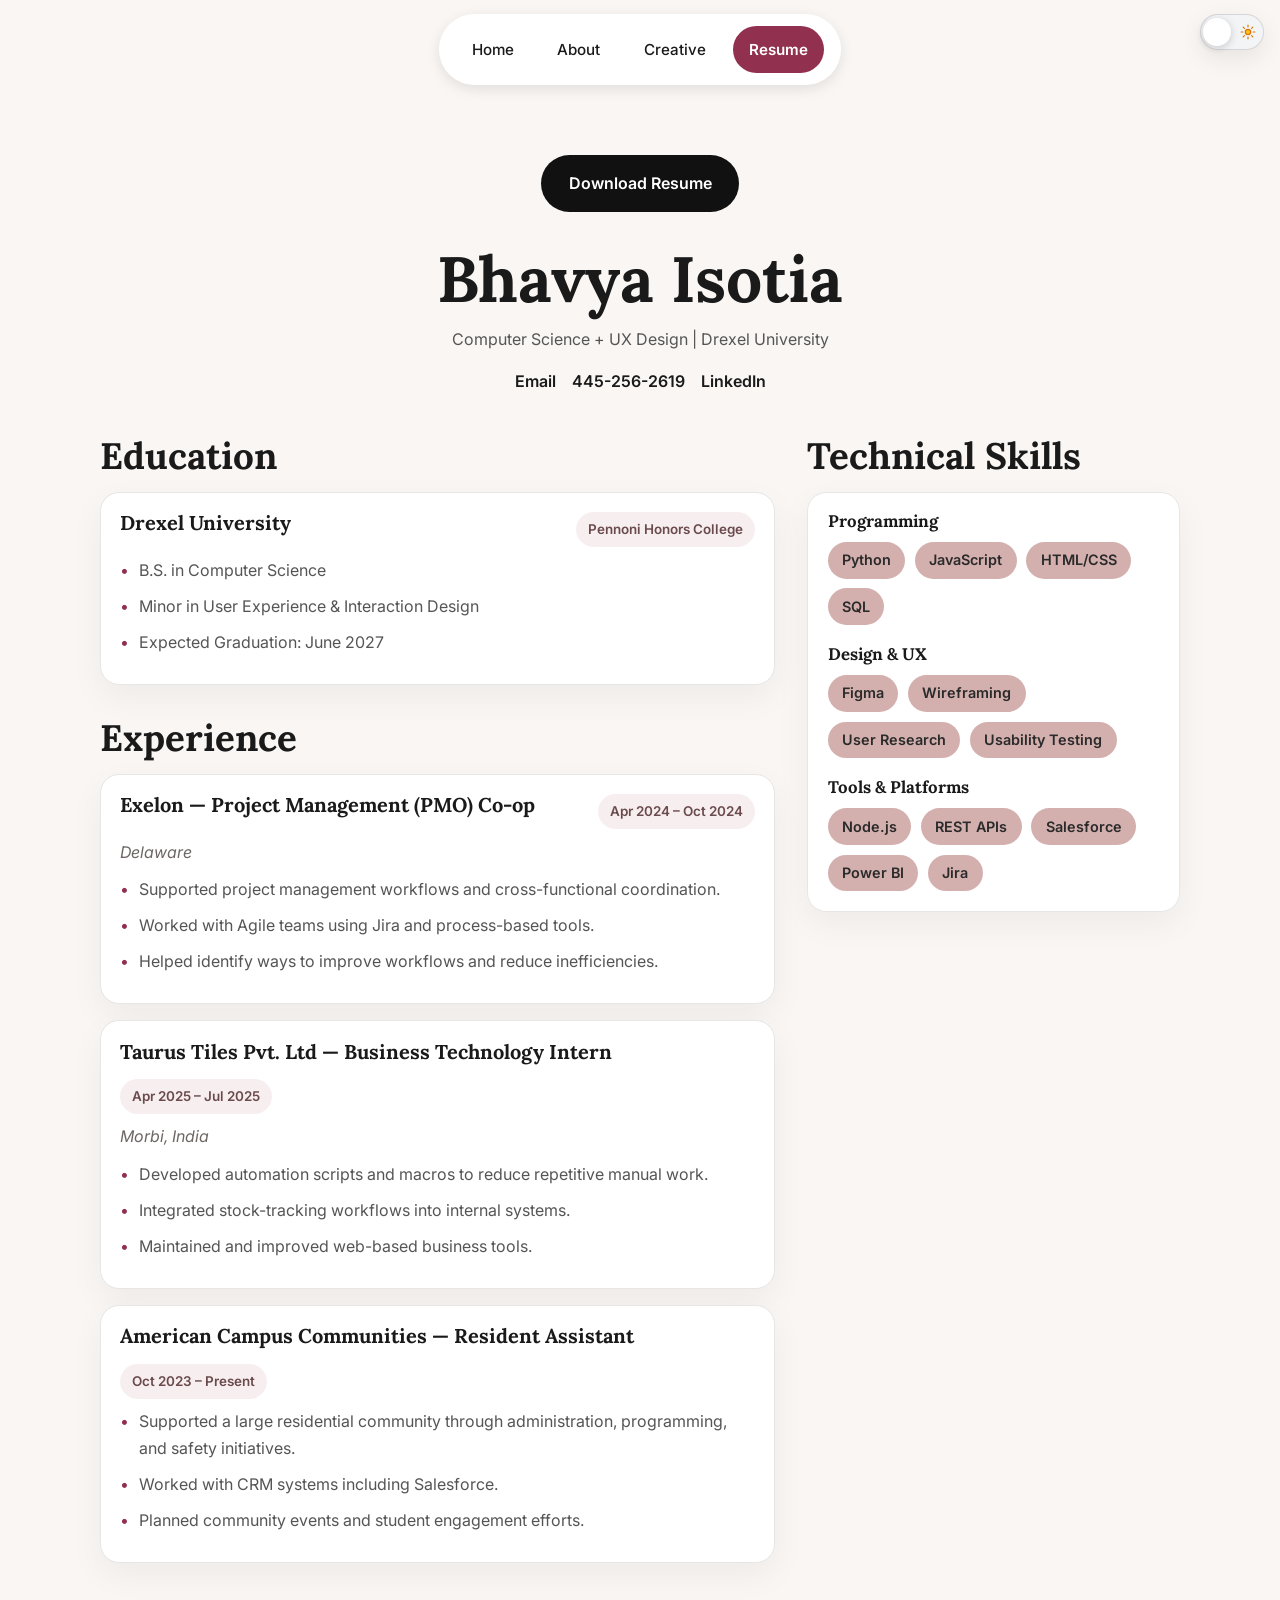
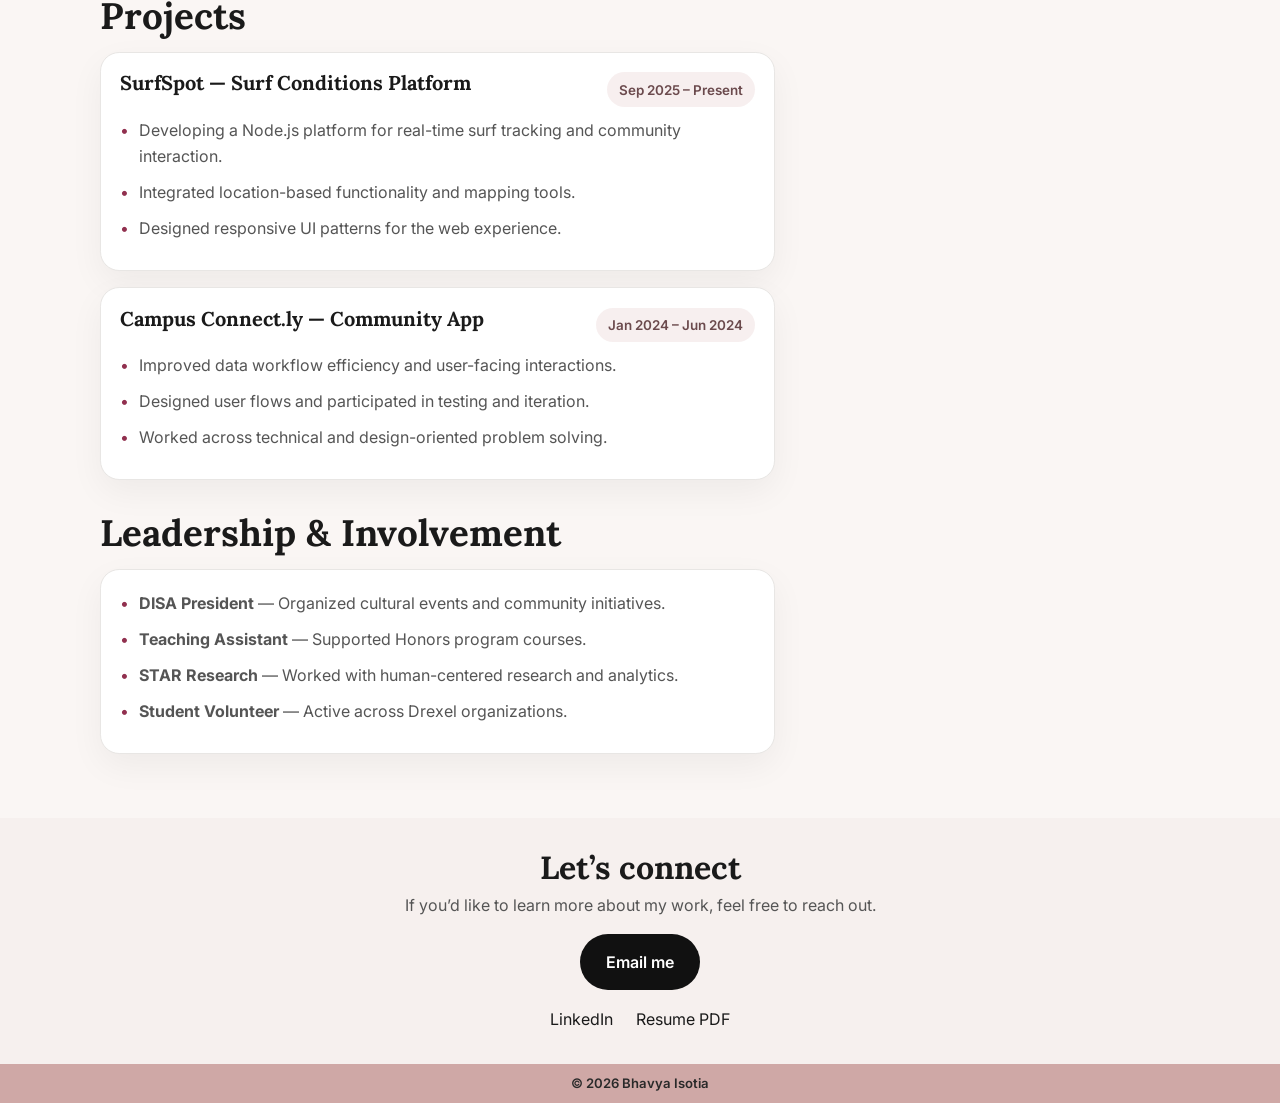
<file: resume.html>
<!DOCTYPE html>
<html lang="en">
<head>
    <meta charset="UTF-8">

    <link rel="preconnect" href="https://fonts.googleapis.com">
    <link rel="preconnect" href="https://fonts.gstatic.com" crossorigin>
    <link href="https://fonts.googleapis.com/css2?family=Inter:wght@300;400;500;600&family=Lora:wght@500;600&family=Satisfy&display=swap" rel="stylesheet">

    <meta name="viewport" content="width=device-width, initial-scale=1.0">
    <title>Bhavya Isotia | Resume</title>
    <link rel="stylesheet" href="style.css">
    <link rel="stylesheet" href="resume.css">
</head>

<body class="resume-page">

<!-- Theme Toggle -->
 <input type="checkbox" id="theme-toggle" class="theme-toggle">

<label for="theme-toggle" class="theme-switch">
    <span class="visually-hidden">Toggle dark mode</span>
    <span class="switch-track">
        <span class="switch-icon switch-moon" aria-hidden="true">
            <svg viewBox="0 0 24 24" role="presentation">
                <path d="M21 14.2A8.5 8.5 0 0 1 9.8 3a9 9 0 1 0 11.2 11.2Z"></path>
            </svg>
        </span>

        <span class="switch-icon switch-sun" aria-hidden="true">
            <svg viewBox="0 0 24 24" role="presentation">
                <circle cx="12" cy="12" r="4"></circle>
                <path d="M12 1.8v2.5M12 19.7v2.5M22.2 12h-2.5M4.3 12H1.8M19.2 4.8l-1.8 1.8M6.6 17.4l-1.8 1.8M19.2 19.2l-1.8-1.8M6.6 6.6 4.8 4.8"></path>
            </svg>
        </span>

        <span class="switch-thumb"></span>
    </span>
</label>

<div class="page-shell">
<header class="site-header">

<!-- NAV -->
<div class="pill-nav-wrapper">
    <nav class="pill-nav" aria-label="Primary navigation">
        <a href="index.html">Home</a>
        <a href="about.html">About</a>
        <a href="creative.html">Creative</a>
        <a class="active" href="resume.html">Resume</a>
    </nav>
</div>
</header>

<main>
<section class="resume-page-shell">

<!-- DOWNLOAD BUTTON -->
<div class="resume-topbar">
    <a href="Bhavya_Resume.pdf" class="resume-download" target="_blank">Download Resume</a>
</div>


<!-- NAME & CONTACT -->
<section class="resume-intro">
    <h1 class="resume-name">Bhavya Isotia</h1>
    <p class="resume-tagline">Computer Science + UX Design | Drexel University</p>

    <address class="resume-contact">
        <a href="mailto:bbi23@drexel.edu">Email</a>
        <a href="tel:+14452562619">445-256-2619</a>
        <a href="https://www.linkedin.com/in/bhavya-isotia-203a78282/" target="_blank" rel="noopener">LinkedIn</a>
    </address>
</section>

<section class="resume-layout">
    <div class="resume-main">


<!-- EDUCATION -->
<section class="resume-block">
    <h2 class="resume-section-title">Education</h2>

    <article class="resume-card">
        <div class="resume-card-header">
            <h3>Drexel University</h3>
            <span class="resume-badge">Pennoni Honors College</span>
        </div>
        <ul class="resume-list">
            <li>B.S. in Computer Science</li>
            <li>Minor in User Experience &amp; Interaction Design</li>
            <li>Expected Graduation: June 2027</li>
        </ul>
    </article>
</section>


<!-- EXPERIENCE -->
<section class="resume-block">
    <h2 class="resume-section-title">Experience</h2>

    <article class="resume-card">
        <div class="resume-card-header">
            <h3>Exelon — Project Management (PMO) Co-op</h3>
            <span class="resume-date">Apr 2024 – Oct 2024</span>
        </div>
        <p class="resume-location">Delaware</p>
        <ul class="resume-list">
            <li>Supported project management workflows and cross-functional coordination.</li>
            <li>Worked with Agile teams using Jira and process-based tools.</li>
            <li>Helped identify ways to improve workflows and reduce inefficiencies.</li>
        </ul>
    </article>

    <article class="resume-card">
        <div class="resume-card-header">
            <h3>Taurus Tiles Pvt. Ltd — Business Technology Intern</h3>
            <span class="resume-date">Apr 2025 – Jul 2025</span>
        </div>
        <p class="resume-location">Morbi, India</p>
        <ul class="resume-list">
            <li>Developed automation scripts and macros to reduce repetitive manual work.</li>
            <li>Integrated stock-tracking workflows into internal systems.</li>
            <li>Maintained and improved web-based business tools.</li>
        </ul>
    </article>

    <article class="resume-card">
        <div class="resume-card-header">
            <h3>American Campus Communities — Resident Assistant</h3>
            <span class="resume-date">Oct 2023 – Present</span>
        </div>
        <ul class="resume-list">
            <li>Supported a large residential community through administration, programming, and safety initiatives.</li>
            <li>Worked with CRM systems including Salesforce.</li>
            <li>Planned community events and student engagement efforts.</li>
        </ul>
    </article>
</section>

<!-- PROJECTS -->
<section class="resume-block">
    <h2 class="resume-section-title">Projects</h2>

    <article class="resume-card">
        <div class="resume-card-header">
            <h3>SurfSpot — Surf Conditions Platform</h3>
            <span class="resume-date">Sep 2025 – Present</span>
        </div>
        <ul class="resume-list">
            <li>Developing a Node.js platform for real-time surf tracking and community interaction.</li>
            <li>Integrated location-based functionality and mapping tools.</li>
            <li>Designed responsive UI patterns for the web experience.</li>
        </ul>
    </article>

    <article class="resume-card">
        <div class="resume-card-header">
            <h3>Campus Connect.ly — Community App</h3>
            <span class="resume-date">Jan 2024 – Jun 2024</span>
        </div>
        <ul class="resume-list">
            <li>Improved data workflow efficiency and user-facing interactions.</li>
            <li>Designed user flows and participated in testing and iteration.</li>
            <li>Worked across technical and design-oriented problem solving.</li>
        </ul>
    </article>
</section>

<!-- SKILLS -->
<section class="resume-block resume-block-mobile">
    <h2 class="resume-section-title">Technical Skills</h2>

    <article class="resume-card">
        <div class="resume-skill-groups">
            <div class="resume-skill-group">
                <h3>Programming</h3>
                <div class="resume-tags">
                    <span class="resume-tag">Python</span>
                    <span class="resume-tag">JavaScript</span>
                    <span class="resume-tag">HTML/CSS</span>
                    <span class="resume-tag">SQL</span>
                </div>
            </div>

            <div class="resume-skill-group">
                <h3>Design &amp; UX</h3>
                <div class="resume-tags">
                    <span class="resume-tag">Figma</span>
                    <span class="resume-tag">Wireframing</span>
                    <span class="resume-tag">User Research</span>
                    <span class="resume-tag">Usability Testing</span>
                </div>
            </div>

            <div class="resume-skill-group">
                <h3>Tools &amp; Platforms</h3>
                <div class="resume-tags">
                    <span class="resume-tag">Node.js</span>
                    <span class="resume-tag">REST APIs</span>
                    <span class="resume-tag">Salesforce</span>
                    <span class="resume-tag">Power BI</span>
                    <span class="resume-tag">Jira</span>
                </div>
            </div>
        </div>
    </article>
</section>

<!-- LEADERSHIP -->
<section class="resume-block">
    <h2 class="resume-section-title">Leadership &amp; Involvement</h2>

    <article class="resume-card">
        <ul class="resume-list">
            <li><strong>DISA President</strong> — Organized cultural events and community initiatives.</li>
            <li><strong>Teaching Assistant</strong> — Supported Honors program courses.</li>
            <li><strong>STAR Research</strong> — Worked with human-centered research and analytics.</li>
            <li><strong>Student Volunteer</strong> — Active across Drexel organizations.</li>
        </ul>
    </article>
</section>
</div>

<aside class="resume-sidebar">


<!-- DESKTOP SKILLS -->
<section class="resume-block">
    <h2 class="resume-section-title">Technical Skills</h2>

<article class="resume-card">
    <div class="resume-skill-groups">
        <div class="resume-skill-group">
            <h3>Programming</h3>
            <div class="resume-tags">
                <span class="resume-tag">Python</span>
                <span class="resume-tag">JavaScript</span>
                <span class="resume-tag">HTML/CSS</span>
                <span class="resume-tag">SQL</span>
            </div>
        </div>

        <div class="resume-skill-group">
            <h3>Design &amp; UX</h3>
            <div class="resume-tags">
                <span class="resume-tag">Figma</span>
                <span class="resume-tag">Wireframing</span>
                <span class="resume-tag">User Research</span>
                <span class="resume-tag">Usability Testing</span>
            </div>
        </div>

        <div class="resume-skill-group">
            <h3>Tools &amp; Platforms</h3>
            <div class="resume-tags">
                <span class="resume-tag">Node.js</span>
                <span class="resume-tag">REST APIs</span>
                <span class="resume-tag">Salesforce</span>
                <span class="resume-tag">Power BI</span>
                <span class="resume-tag">Jira</span>
            </div>
        </div>
        </div>
    </article>
</section>
</aside>
</section>
</section>
</main>

<!-- Footer -->
<footer class="site-footer">
    <div class="footer-inner">
        <h3>Let’s connect</h3>
        <p>If you’d like to learn more about my work, feel free to reach out.</p>
        <a class="footer-cta" href="mailto:bbi23@drexel.edu">Email me</a>

        <div class="footer-links">
            <a href="https://www.linkedin.com/in/bhavya-isotia-203a78282/" target="_blank" rel="noopener">LinkedIn</a>
            <a href="Bhavya_Resume.pdf" target="_blank">Resume PDF</a>
        </div>
    </div>
</footer>

<!-- Copyright Strip -->
<div class="copyright-strip">
    <div class="copyright-inner">
        © 2026 Bhavya Isotia
    </div>
</div>
</div>

</body>
</html>
</file>
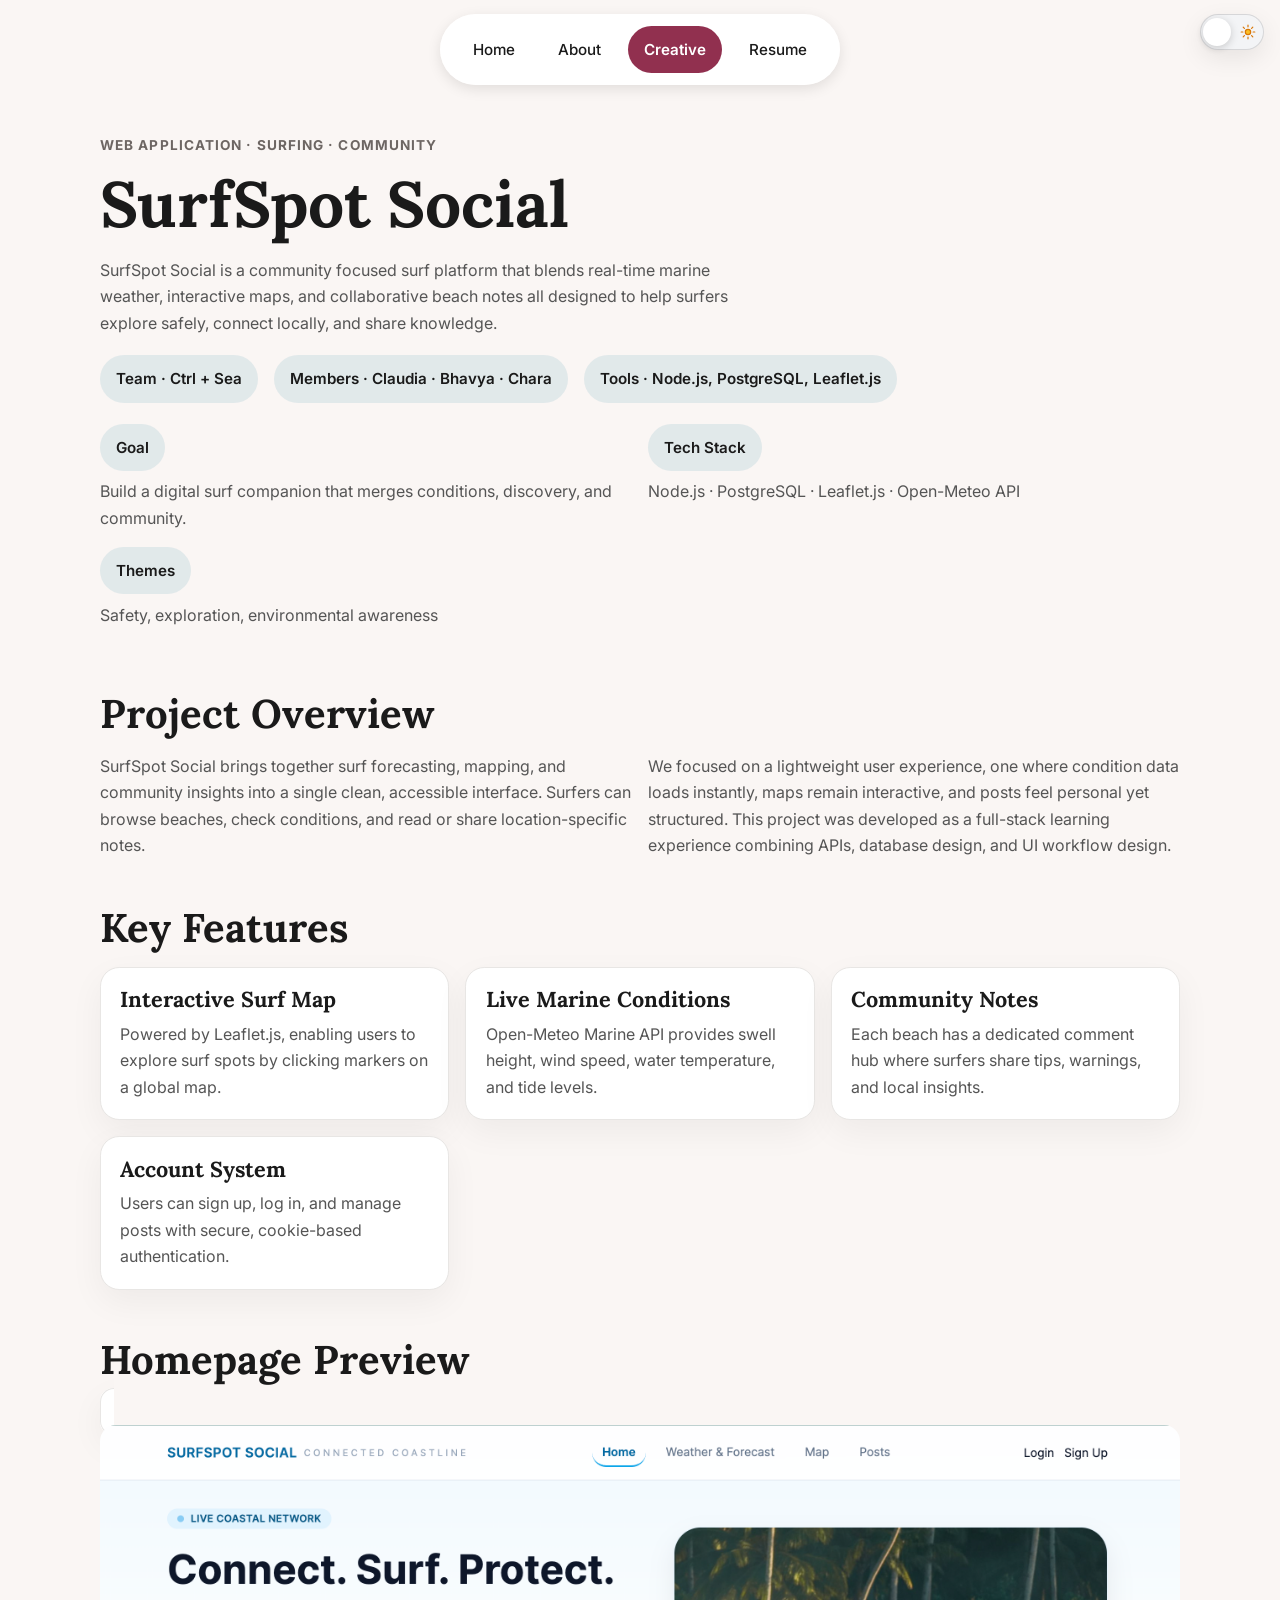
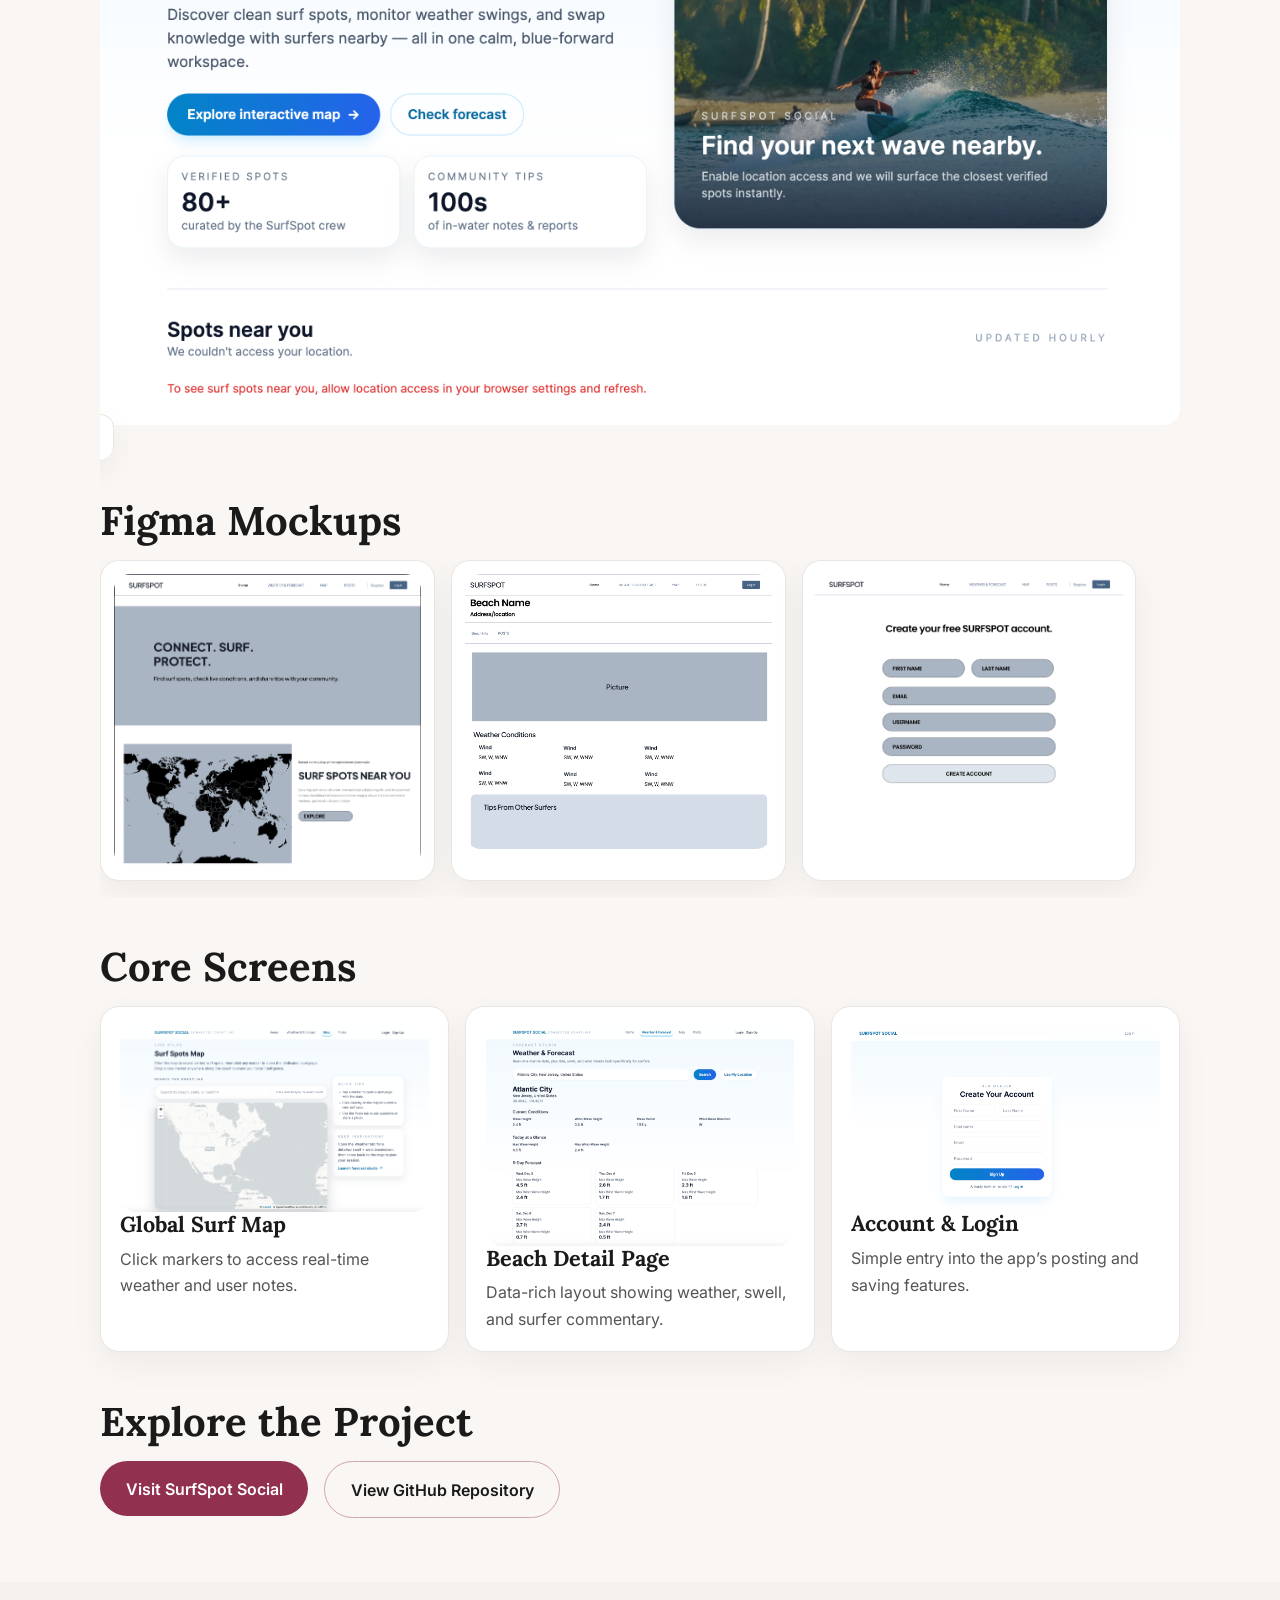
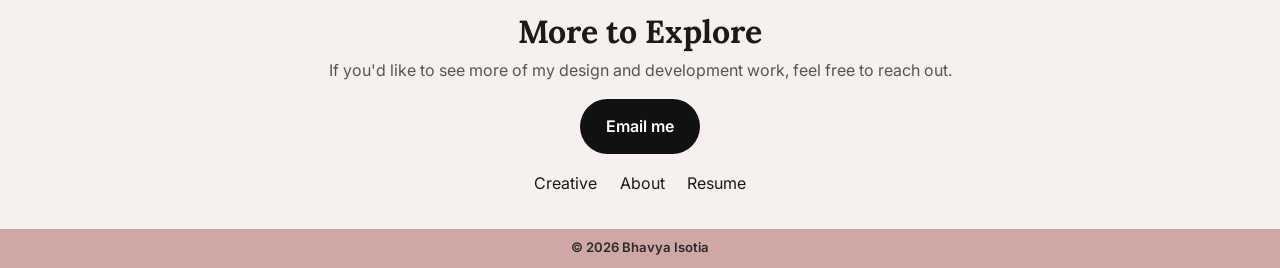
<file: surfspot.html>
<!DOCTYPE html>
<html lang="en">
<head>
    <meta charset="UTF-8">

    <link rel="preconnect" href="https://fonts.googleapis.com">
    <link rel="preconnect" href="https://fonts.gstatic.com" crossorigin>
    <link
      href="https://fonts.googleapis.com/css2?family=Inter:wght@300;400;500;600&family=Lora:wght@500;600&family=Satisfy&display=swap"
      rel="stylesheet"
    >

    <meta name="viewport" content="width=device-width, initial-scale=1.0">
    <title>SurfSpot Social | Bhavya Isotia</title>
    <link rel="stylesheet" href="style.css">
    <link rel="stylesheet" href="surfspot.css">
</head>

<body class="theme-soft case-study-page">

<!-- THEME TOGGLE -->
<input type="checkbox" id="theme-toggle" class="theme-toggle">

<label for="theme-toggle" class="theme-switch">
    <span class="visually-hidden">Toggle dark mode</span>
    <span class="switch-track">
        <span class="switch-icon switch-moon" aria-hidden="true">
            <svg viewBox="0 0 24 24" role="presentation">
                <path d="M21 14.2A8.5 8.5 0 0 1 9.8 3a9 9 0 1 0 11.2 11.2Z"></path>
            </svg>
        </span>

        <span class="switch-icon switch-sun" aria-hidden="true">
            <svg viewBox="0 0 24 24" role="presentation">
                <circle cx="12" cy="12" r="4"></circle>
                <path d="M12 1.8v2.5M12 19.7v2.5M22.2 12h-2.5M4.3 12H1.8M19.2 4.8l-1.8 1.8M6.6 17.4l-1.8 1.8M19.2 19.2l-1.8-1.8M6.6 6.6 4.8 4.8"></path>
            </svg>
        </span>

        <span class="switch-thumb"></span>
    </span>
</label>


<div class="page-shell">
<!-- STICKY NAV -->
<header class="site-header">
    <div class="pill-nav-wrapper">
        <nav class="pill-nav" aria-label="Main site navigation">
            <a href="index.html">Home</a>
            <a href="about.html">About</a>
            <a class="active" href="creative.html">Creative</a>
            <a href="resume.html">Resume</a>
        </nav>
    </div>
</header>

<!-- HERO -->
<section class="case-hero">
    <div class="case-hero-content">
        <p class="case-label">Web Application · Surfing · Community</p>

        <h1>SurfSpot Social</h1>

        <p class="case-hero-desc">
            SurfSpot Social is a community focused surf platform that blends real-time marine weather,
            interactive maps, and collaborative beach notes all designed to help surfers explore safely,
            connect locally, and share knowledge.
        </p>

        <div class="case-pill-row" aria-label="Team and project details">
            <span class="case-pill">Team · Ctrl + Sea</span>
            <span class="case-pill">Members · Claudia · Bhavya · Chara</span>
            <span class="case-pill">Tools · Node.js, PostgreSQL, Leaflet.js</span>
        </div>

        <div class="case-meta-grid">
            <div>
                <span class="case-pill meta-pill">Goal</span>
                <p>Build a digital surf companion that merges conditions, discovery, and community.</p>
            </div>

            <div>
                <span class="case-pill meta-pill">Tech Stack</span>
                <p>Node.js · PostgreSQL · Leaflet.js · Open-Meteo API</p>
            </div>

            <div>
                <span class="case-pill meta-pill">Themes</span>
                <p>Safety, exploration, environmental awareness</p>
            </div>
        </div>
    </div>
</section>

<main class="case-container">            
<!-- OVERVIEW -->
<section class="case-section" id="overview">
    <h2>Project Overview</h2>

    <div class="text-columns">
        <p>
            SurfSpot Social brings together surf forecasting, mapping, and community insights into a single
            clean, accessible interface. Surfers can browse beaches, check conditions, and read or share
            location-specific notes.
        </p>

        <p>
            We focused on a lightweight user experience, one where condition data loads instantly, maps remain
            interactive, and posts feel personal yet structured. This project was developed as a full-stack
            learning experience combining APIs, database design, and UI workflow design.
        </p>
    </div>
</section>

<!-- FEATURE HIGHLIGHTS -->
<section class="case-section" id="features">
    <h2>Key Features</h2>

    <div class="insight-grid">
        <article class="case-card blush">
            <h3>Interactive Surf Map</h3>
            <p>Powered by Leaflet.js, enabling users to explore surf spots by clicking markers on a global map.</p>
        </article>

        <article class="case-card blush">
            <h3>Live Marine Conditions</h3>
            <p>Open-Meteo Marine API provides swell height, wind speed, water temperature, and tide levels.</p>
        </article>

        <article class="case-card blush">
            <h3>Community Notes</h3>
            <p>Each beach has a dedicated comment hub where surfers share tips, warnings, and local insights.</p>
        </article>

        <article class="case-card blush">
            <h3>Account System</h3>
            <p>Users can sign up, log in, and manage posts with secure, cookie-based authentication.</p>
        </article>
    </div>
</section>

<section class="case-section" id="preview">
    <h2>Homepage Preview</h2>

    <a
        href="assets/surfspot/homepage.png"
        class="featured-media open-image-link"
        target="_blank">
        <img src="assets/surfspot/homepage.png" alt="SurfSpot Social homepage interface mockup">
    </a>
</section>

<!-- UI GALLERY -->
<section class="case-section" id="ui-gallery">
    <h2>Figma Mockups</h2>

    <div class="swipe-carousel surfspot-carousel">
        <a
            href="assets/surfspot/figmaframe1.png"
            class="swipe-slide open-image-link"
            target="_blank" >
            <img src="assets/surfspot/figmaframe1.png" alt="SurfSpot interactive map UI">
        </a>

        <a
            href="assets/surfspot/figmaframe2.png"
            class="swipe-slide open-image-link"
            target="_blank">
            <img src="assets/surfspot/figmaframe2.png" alt="SurfSpot beach details interface">
        </a>

        <a
            href="assets/surfspot/figmaframe3.png"
            class="swipe-slide open-image-link"
            target="_blank"
            rel="noopener">
            <img src="assets/surfspot/figmaframe3.png" alt="SurfSpot user posts layout">
        </a>
    </div>
</section>

<!-- THE CORE SCREENS -->
<section class="case-section" id="screens">
    <h2>Core Screens</h2>

    <div class="mockup-grid">
        <article class="mockup-card">
            <a
                href="assets/surfspot/Map_ui.png"
                class="mockup-media open-image-link"
                target="_blank">
                <img src="assets/surfspot/Map_ui.png" alt="Map interface mockup">
            </a>
            <h3>Global Surf Map</h3>
            <p>Click markers to access real-time weather and user notes.</p>
        </article>

        <article class="mockup-card">
            <a
                href="assets/surfspot/weatherandforcast.png"
                class="mockup-media open-image-link"
                target="_blank">
                <img src="assets/surfspot/weatherandforcast.png" alt="Beach details mockup">
            </a>
            <h3>Beach Detail Page</h3>
            <p>Data-rich layout showing weather, swell, and surfer commentary.</p>
        </article>

        <article class="mockup-card">
            <a
                href="assets/surfspot/login.png"
                class="mockup-media mockup-media-portrait open-image-link"
                target="_blank"
                rel="noopener">
                <img src="assets/surfspot/login.png" alt="Login screen for SurfSpot Social">
            </a>
            <h3>Account & Login</h3>
            <p>Simple entry into the app’s posting and saving features.</p>
        </article>
    </div>
</section>

<!-- CTA -->
<section class="case-section" id="links">
    <h2>Explore the Project</h2>

    <div class="case-cta-block">
        <a
            href="https://surf-spot-social.vercel.app/"
            class="cta-btn cta-btn-primary"
            target="_blank">
            Visit SurfSpot Social
        </a>
        <a
            href="https://github.com/claudiavalencia01/Surf-Spot-Social"
            class="cta-btn cta-btn-secondary"
            target="_blank">
            View GitHub Repository
        </a>
    </div>
</section>
</main>

<!-- FOOTER -->
<footer class="site-footer">
    <div class="footer-inner">
        <h3>More to Explore</h3>
        <p>If you'd like to see more of my design and development work, feel free to reach out.</p>
        <a class="footer-cta" href="mailto:bbi23@drexel.edu">Email me</a>

        <div class="footer-links">
            <a href="creative.html">Creative</a>
            <a href="about.html">About</a>
            <a href="resume.html">Resume</a>
        </div>
    </div>
</footer>

<div class="copyright-strip">
    <div class="copyright-inner">
        © 2026 Bhavya Isotia
    </div>
</div>
</div>
</body>
</html>
</file>
<file: style.css>
:root {
  --ff-sans: 'Inter', sans-serif;
  --ff-serif: 'Lora', serif;
  --ff-script: 'Satisfy', cursive;

  --bg: #faf6f4;
  --surface: #ffffff;
  --surface-soft: #f5efec;

  --text-main: #1a1a1a;
  --text-soft: #555;
  --text-muted: #6d6663;

  --accent: #cfa8a6;
  --accent-dark: hsl(341, 50%, 38%);
  --accent-dark-hover: hsl(341, 50%, 33%);

  --card-border: #e8e6e4;
  
  --radius-lg: 28px;
  --radius-md: 20px;
  --radius-sm: 14px;
  --radius-pill: 999px;

  --shadow-soft: 0 8px 24px rgba(0, 0, 0, 0.08);
  --shadow-card: 0 12px 34px rgba(0, 0, 0, 0.05);
}

* {
  margin: 0;
  padding: 0;
  box-sizing: border-box;
}

html {
  scroll-behavior: smooth;
}

body {
  position: relative;
  font-family: var(--ff-sans);
  background: var(--bg);
  color: var(--text-main);
  line-height: 1.65;
}

img {
  display: block;
  max-width: 100%;
  height: auto;
}

a {
  color: inherit;
  text-decoration: none;
}

.visually-hidden {
  position: absolute;
  width: 1px;
  height: 1px;
  padding: 0;
  margin: -1px;
  overflow: hidden;
  clip-path: inset(50%);
  white-space: nowrap;
  border: 0;
}

h1,
h2,
h3 {
  font-family: var(--ff-serif);
  line-height: 1.12;
}

.script-name {
  font-family: var(--ff-script);
  font-size: 1.05em;
}

.page-shell {
  min-height: 100vh;
  background: var(--bg);
  color: var(--text-main);
  transition: background-color 0.3s ease, color 0.3s ease;
}


.theme-switch {
  position: absolute;
  top: 0.9rem;
  right: 1rem;
  transform: none;
  z-index: 100;
  display: inline-flex;
  cursor: pointer;
}

.theme-toggle {
  position: absolute;
  opacity: 0;
  pointer-events: none;
}

.switch-track {
  position: relative;
  width: 4rem;
  height: 2.2rem;
  padding: 0.12rem;
  border-radius: 999px;
  border: 1px solid rgba(0, 0, 0, 0.12);
  background: #f3f4f6;
  box-shadow: var(--shadow-soft);
  display: block;
  transition: background-color 0.3s ease, border-color 0.3s ease;
}

.switch-thumb {
  position: absolute;
  top: 0.15rem;
  left: 0.15rem;
  width: 1.75rem;
  height: 1.75rem;
  border-radius: 50%;
  background: #ffffff;
  box-shadow: 0 2px 8px rgba(0, 0, 0, 0.18);
  transition: transform 0.3s ease, background-color 0.3s ease;
}

.switch-icon {
  position: absolute;
  top: 50%;
  width: 1rem;
  height: 1rem;
  transform: translateY(-50%);
  display: inline-flex;
  align-items: center;
  justify-content: center;
}

.switch-icon svg {
  width: 100%;
  height: 100%;
  fill: none;
  stroke: currentColor;
  stroke-width: 1.8;
  stroke-linecap: round;
  stroke-linejoin: round;
}

.switch-sun {
  right: 0.42rem;
  color: #d97706;
}

.switch-sun svg {
  fill: #fbbf24;
}

.switch-moon {
  left: 0.42rem;
  color: #64748b;
}

#theme-toggle:checked + .theme-switch .switch-moon {
  color: #cbd5e1;
}

#theme-toggle:checked + .theme-switch .switch-sun {
  color: #fcd34d;
}

#theme-toggle:checked + .theme-switch .switch-track {
  background: #243047;
  border-color: rgba(255, 255, 255, 0.12);
}

#theme-toggle:checked + .theme-switch .switch-thumb {
  transform: translateX(1.8rem);
  background: #f8fafc;
}

#theme-toggle:checked ~ .page-shell {
  --bg: #141313;
  --surface: #211f1f;
  --surface-soft: #2a2525;
  --text-main: #f5f1ef;
  --text-soft: #d2cbca;
  --text-muted: #c4bab7;
  --card-border: rgba(255, 255, 255, 0.08);
  --shadow-soft: 0 8px 24px rgba(0, 0, 0, 0.28);
  --shadow-card: 0 12px 34px rgba(0, 0, 0, 0.24);
}

.site-header {
  position: sticky;
  top: 0;
  z-index: 50;
}

.pill-nav-wrapper {
  width: 100%;
  display: flex;
  justify-content: center;
  padding: 0.9rem 0;
  background: transparent;
}

.pill-nav {
  display: flex;
  align-items: center;
  gap: 0.7rem;
  padding: 0.65rem 1rem;
  border-radius: var(--radius-pill);
  background: rgba(255, 255, 255, 0.92);
  border: 1px solid rgba(255, 255, 255, 0.75);
  box-shadow: 0 4px 14px rgba(0, 0, 0, 0.1);
  justify-content: flex-start;
}

#theme-toggle:checked ~ .page-shell .pill-nav {
  background: rgba(35, 33, 33, 0.94);
  border-color: rgba(255, 255, 255, 0.06);
}

.pill-nav a {
  padding: 0.7rem 1rem;
  border-radius: var(--radius-pill);
  font-size: 0.95rem;
  font-weight: 500;
  color: var(--text-main);
  transition: background-color 0.2s ease, color 0.2s ease, transform 0.2s ease;
}

.pill-nav a:hover,
.pill-nav a:focus-visible {
  background: rgba(0, 0, 0, 0.06);
  transform: translateY(-1px);
}

#theme-toggle:checked ~ .page-shell .pill-nav a:hover,
#theme-toggle:checked ~ .page-shell .pill-nav a:focus-visible {
  background: rgba(255, 255, 255, 0.08);
}

.pill-nav a.active {
  background: var(--accent-dark);
  color: #fff;
  font-weight: 600;
}

main {
  padding-top: 1.5rem;
}

@media (max-width: 40rem) {
  .theme-switch {
    top: auto;
    bottom: 8rem;
    right: 1rem;
  }
}

.site-footer {
  background: rgba(207, 168, 166, 0.08);
  padding: 2rem 1rem;
  text-align: center;
}

.footer-inner {
  width: 88%;
  max-width: 760px;
  margin: 0 auto;
}

.site-footer h3 {
  font-size: 2rem;
  margin-bottom: 0.4rem;
}

.site-footer p {
  color: var(--text-soft);
  margin-bottom: 1rem;
}

.footer-cta {
  display: inline-block;
  background: #111;
  color: #fff;
  padding: 0.9rem 1.6rem;
  border-radius: var(--radius-pill);
  font-weight: 600;
}

.footer-links {
  display: flex;
  justify-content: center;
  gap: 1.4rem;
  flex-wrap: wrap;
  margin-top: 1rem;
}

.footer-links a {
  color: var(--text-main);
}

.copyright-strip {
  background: var(--accent);
  color: #2a2a2a;
  text-align: center;
  padding: 0.55rem 1rem;
  font-size: 0.82rem;
  font-weight: 600;
}

@media (prefers-reduced-motion: reduce) {
  html {
    scroll-behavior: auto;
  }
  *,
  *::before,
  *::after {
    animation: none !important;
    transition: none !important;
  }
}
</file>
<file: index.css>
.hero-section,
.home-scroll-test,
.featured-work {
  width: 86%;
  max-width: 1080px;
  margin-left: auto;
  margin-right: auto;
}

.hero-section {
  width: 88%;
  max-width: 1120px;
  margin: 2rem auto 3.5rem;
  display: grid;
  gap: 2rem;
  align-items: start;
}

.hero-copy {
  order: 1;
}

.hero-visual {
  order: 2;
  display: grid;
  justify-items: center;
  align-content: start;
  gap: 1rem;
}

.hero-title {
  font-size: 2.6rem;
  margin-bottom: 1rem;
}

.hero-tagline {
  color: var(--text-main);
  font-size: 1.1rem;
  font-weight: 600;
  margin-bottom: 1rem;
}

.hero-desc {
  color: var(--text-soft);
  font-size: 1rem;
  line-height: 1.75;
  margin-bottom: 1.75rem;
  max-width: 36rem;
}

.hero-buttons {
  display: flex;
  gap: 0.8rem;
  flex-wrap: wrap;
}

.hero-btn {
  display: inline-block;
  padding: 0.9rem 1.5rem;
  border-radius: var(--radius-pill);
  font-weight: 600;
  transition: transform 0.2s ease, background-color 0.2s ease, border-color 0.2s ease;
}

.hero-btn:hover,
.hero-btn:focus-visible {
  transform: translateY(-2px);
}

.hero-btn-primary {
  background: var(--accent-dark);
  color: #fff;
}

.hero-btn-primary:hover,
.hero-btn-primary:focus-visible {
  background: var(--accent-dark-hover);
}

.hero-btn-secondary {
  background: transparent;
  color: var(--text-main);
  border: 1px solid var(--accent);
}

.hero-photo {
  width: min(100%, 380px);
  aspect-ratio: 4 / 5;
  object-fit: cover;
  object-position: center top;
  border-radius: 42% 42% 30% 30%;
  box-shadow: var(--shadow-soft);
  transition: transform 0.3s ease, box-shadow 0.3s ease;
}

.hero-photo:hover {
  transform: translateY(-4px);
  box-shadow: 0 16px 34px rgba(0, 0, 0, 0.12);
}

.hero-note {
  width: 85%;
  max-width: 300px;
  background: var(--surface);
  border: 1px solid var(--card-border);
  padding: 1rem 1.1rem;
  border-radius: 1rem;
  box-shadow: var(--shadow-card);
}

.hero-note-label {
  font-size: 0.78rem;
  font-weight: 700;
  letter-spacing: 0.08em;
  text-transform: uppercase;
  color: var(--text-muted);
  margin-bottom: 0.45rem;
}

.hero-note ul {
  padding-left: 1rem;
  color: var(--text-soft);
}

.section-heading {
  max-width: 760px;
  margin-bottom: 1.4rem;
}

.home-scroll-test {
  margin-top: 2rem;
  margin-bottom: 3.2rem;
}

.home-scroll-test h2 {
  font-size: 2rem;
  margin-bottom: 0.9rem;
}

.home-scroll-test p {
  color: var(--text-soft);
}

.interest-grid {
  display: grid;
  gap: 1rem;
  margin-top: 1.5rem;
}

.test-card {
  background: var(--surface);
  border: 1px solid var(--card-border);
  border-radius: 1rem;
  padding: 1.3rem;
  box-shadow: var(--shadow-card);
  transition: transform 0.2s ease, box-shadow 0.2s ease;
}

.test-card:hover,
.test-card:focus-within {
  transform: translateY(-4px);
}

.test-card h3 {
  font-size: 1.2rem;
  margin-bottom: 0.5rem;
}

.test-card p {
  color: var(--text-soft);
}

.ticker {
  width: 88%;
  max-width: 1120px;
  margin: 1rem auto 2rem;
  overflow: hidden;
}

.ticker__track {
  display: inline-flex;
  gap: 2.2rem;
  white-space: nowrap;
  animation: ticker-scroll 28s linear infinite;
}

.ticker__item {
  font-weight: 600;
  color: var(--accent-dark);
  padding: 0.25rem 0;
}

.ticker:hover .ticker__track {
  animation-play-state: paused;
}

@keyframes ticker-scroll {
  0% {
    transform: translateX(0);
  }
  100% {
    transform: translateX(-50%);
  }
}

.featured-work {
  margin-top: 3rem;
  margin-bottom: 3rem;
}

.featured-header {
  max-width: 760px;
  margin-bottom: 1.6rem;
}

.featured-header h2 {
  font-size: 2rem;
  margin-bottom: 0.5rem;
}

.featured-header p {
  color: var(--text-soft);
}

.featured-grid {
  display: grid;
  gap: 1.3rem;
}

.featured-card {
  position: relative;
  display: block;
  background: var(--surface);
  border: 1px solid var(--card-border);
  border-radius: 1.1rem;
  padding: 1.2rem;
  overflow: hidden;
  box-shadow: var(--shadow-card);
  transition: transform 0.2s ease, box-shadow 0.2s ease;
}

.featured-card:hover,
.featured-card:focus-visible {
  transform: translateY(-4px);
}

.card-accent {
  position: absolute;
  left: 0;
  top: 0;
  width: 4px;
  height: 100%;
  background: var(--accent);
}

.featured-media {
  border-radius: 0.9rem;
  overflow: hidden;
  margin-bottom: 1rem;
  background: var(--surface-soft);
}

.featured-media img {
  width: 100%;
  aspect-ratio: 16 / 10;
  object-fit: cover;
}

.featured-card h3 {
  font-size: 1.7rem;
  margin-bottom: 0.65rem;
}

.featured-desc {
  color: var(--text-soft);
  margin-bottom: 0.8rem;
}

.featured-meta {
  list-style: none;
  font-size: 0.95rem;
  margin-bottom: 1rem;
  color: var(--text-main);
}

.featured-meta li {
  margin-bottom: 0.3rem;
}

.card-cta {
  display: block;
  text-align: center;
  background: #111;
  color: #fff;
  padding: 0.95rem 1rem;
  border-radius: var(--radius-pill);
  font-weight: 700;
}

.home-cta {
  width: 88%;
  max-width: 760px;
  margin: 3.5rem auto 5rem;
  text-align: center;
  padding: 2.5rem 1.5rem;
  background: linear-gradient(135deg, rgba(207, 168, 166, 0.16), rgba(207, 168, 166, 0.08));
  border-radius: 1.4rem;
  border: 1px solid rgba(207, 168, 166, 0.18);
}

.home-cta h2 {
  font-size: 2rem;
  margin-bottom: 0.7rem;
}

.home-cta p {
  color: var(--text-soft);
  margin-bottom: 1.4rem;
}

.cta-buttons {
  display: flex;
  justify-content: center;
  gap: 0.8rem;
  flex-wrap: wrap;
}

.cta-btn {
  padding: 0.9rem 1.6rem;
  border-radius: var(--radius-pill);
  font-weight: 600;
  transition: transform 0.2s ease;
}

.cta-btn:hover,
.cta-btn:focus-visible {
  transform: translateY(-2px);
}

.cta-btn-primary {
  background: var(--accent-dark);
  color: #fff;
}

.cta-btn-secondary {
  border: 1px solid var(--accent);
  color: var(--text-main);
}

@media (min-width: 48rem) {
  .hero-title {
    font-size: 4rem;
  }

  .home-scroll-test h2,
  .featured-header h2,
  .home-cta h2 {
    font-size: 2.6rem;
  }

  .hero-section {
    grid-template-columns: minmax(0, 1.05fr) minmax(320px, 430px);
    align-items: start;
  }

  .hero-copy {
    padding-top: 5rem;
  }

  .hero-visual {
    justify-self: end;
    width: 100%;
  }

  .interest-grid {
    grid-template-columns: repeat(3, 1fr);
  }

  .featured-grid {
    grid-template-columns: repeat(2, 1fr);
  }

  .hero-note {
    display: none;
  }
}
</file>
<file: poetry.css>
.case-hero,
.case-container {
  width: 88%;
  max-width: 980px;
  margin-left: auto;
  margin-right: auto;
}

.case-hero {
  margin-top: 2rem;
  margin-bottom: 3rem;
  display: grid;
  gap: 1.5rem;
}

.case-hero-content h1 {
  font-size: 2.6rem;
  margin-bottom: 1rem;
}

.case-label {
  display: inline-block;
  font-size: 0.85rem;
  font-weight: 700;
  letter-spacing: 0.08em;
  text-transform: uppercase;
  color: var(--text-muted);
  margin-bottom: 0.8rem;
}

.case-hero-desc,
.case-section p {
  color: var(--text-soft);
}

.case-hero-desc {
  max-width: 42rem;
  margin-bottom: 1.2rem;
}

.case-pill-row {
  display: grid;
  gap: 1rem;
}

.case-pill {
  display: inline-flex;
  align-items: center;
  justify-content: center;
  padding: 0.7rem 1rem;
  border-radius: 999px;
  background: rgba(207, 168, 166, 0.16);
  color: var(--text-main);
  font-size: 0.95rem;
  font-weight: 600;
}

.case-pill-row .case-pill {
  justify-self: start;
}

.case-hero-visual {
  background: var(--surface);
  border: 1px solid var(--card-border);
  border-radius: 1.2rem;
  padding: 0.8rem;
  box-shadow: var(--shadow-card);
  width: 100%;
}

.case-hero-visual img {
  width: 100%;
  display: block;
  border-radius: 1rem;
}

.case-container {
  margin-bottom: 4rem;
}

.case-section {
  margin-bottom: 3rem;
}

.case-section + .case-section {
  padding-top: 0.75rem;
}

.case-section h2 {
  font-size: 2rem;
  margin-bottom: 1rem;
}

#intro {
  background: rgba(207, 168, 166, 0.08);
  border: 1px solid rgba(207, 168, 166, 0.16);
  border-radius: 1.2rem;
  padding: 1.3rem;
}

/* had to add this inner block for cleared reading area(i dont really like how it looks) 
 MAKE IT BETTER IF THERE IS TIME */

.writing-card {
  background: var(--surface);
  border: 1px solid var(--card-border);
  border-radius: 1.2rem;
  padding: 1.2rem;
  box-shadow: var(--shadow-card);
}

.writing-card h3 {
  font-size: 1.4rem;
  margin-bottom: 0.5rem;
}

.writing-card p {
  margin-bottom: 1rem;
  max-width: 38rem;
}

.writing-card + .writing-card {
  margin-top: 1rem;
}

.poem {
  margin: 0;
  white-space: pre-wrap;
  word-break: break-word;
  font-family: "Lora", serif;
  font-size: 1rem;
  line-height: 1.9;
  color: var(--text-main);
  background: var(--surface-soft);
  border: 1px solid var(--card-border);
  border-radius: 1rem;
  padding: 1rem;
}

@media (min-width: 48rem) {
  .case-hero {
    grid-template-columns: minmax(0, 1.1fr) minmax(18rem, 0.9fr);
    align-items: start;
  }

  .case-hero-visual {
    width: 100%;
    align-self: start;
  }

  .case-hero-content h1 {
    font-size: 4rem;
  }

  .case-section h2 {
    font-size: 2.5rem;
  }

  .case-pill-row {
    grid-template-columns: repeat(3, max-content);
  }

  .writing-card {
    padding: 1.5rem;
  }

  .poem {
    font-size: 1.05rem;
    padding: 1.25rem;
  }
}

@media (min-width: 48rem) and (max-width: 62.5rem) {
  /* hiding the image here worked better than forcing a cramped in between layout(looked off)*/
  .case-hero {
    grid-template-columns: 1fr;
    gap: 1rem;
  }

  .case-hero-visual {
    display: none;
  }

  .case-hero-content h1 {
    font-size: 3.4rem;
  }

  .case-pill-row {
    grid-template-columns: repeat(2, max-content);
  }
}
</file>
<file: resume.css>
.resume-page-shell {
  width: 86%;
  max-width: 1080px;
  margin: 2rem auto 4rem;
}

.resume-topbar {
  display: flex;
  justify-content: center;
  margin-bottom: 2rem;
}

.resume-download {
  display: inline-flex;
  align-items: center;
  justify-content: center;
  padding: 0.95rem 1.7rem;
  border-radius: 999px;
  background: #111;
  color: #fff;
  font-weight: 600;
  transition: transform 0.2s ease, background-color 0.2s ease;
}

.resume-download:hover,
.resume-download:focus-visible {
  transform: translateY(-2px);
}

#theme-toggle:checked ~ .page-shell .resume-download {
  background: #8f2d47;
  color: white;
}

#theme-toggle:checked ~ .page-shell .resume-download:hover {
  background: #a93a57;
}

.resume-intro {
  text-align: center;
  margin-bottom: 2.5rem;
}

.resume-name {
  font-size: 2.6rem;
  margin-bottom: 0.65rem;
}

.resume-tagline {
  color: var(--text-soft);
  margin-bottom: 1rem;
}

.resume-contact {
  display: flex;
  justify-content: center;
  gap: 1rem;
  flex-wrap: wrap;
  font-style: normal;
}

.resume-contact a {
  color: var(--text-main);
  font-weight: 600;
}

.resume-layout {
  display: grid;
  gap: 2rem;
}

.resume-main,
.resume-sidebar {
  display: grid;
  gap: 2rem;
}

.resume-block {
  display: grid;
  gap: 1rem;
}

.resume-section-title {
  font-size: 1.9rem;
}

.resume-card {
  background: var(--surface);
  border: 1px solid var(--card-border);
  border-radius: 1.2rem;
  padding: 1.2rem;
  box-shadow: var(--shadow-card);
}

.resume-card-header {
  display: flex;
  justify-content: space-between;
  gap: 1rem;
  align-items: flex-start;
  flex-wrap: wrap;
  margin-bottom: 0.6rem;
}

.resume-card-header h3 {
  font-size: 1.25rem;
}

.resume-badge,
.resume-date {
  display: inline-flex;
  align-items: center;
  padding: 0.4rem 0.75rem;
  border-radius: 999px;
  background: rgba(207, 168, 166, 0.18);
  color: #6b4a4d;
  font-size: 0.84rem;
  font-weight: 600;
}

#theme-toggle:checked ~ .page-shell .resume-date,
#theme-toggle:checked ~ .page-shell .resume-badge {
  color: #ff9fb4;
}

.resume-location {
  color: var(--text-muted);
  font-style: italic;
  margin-bottom: 0.7rem;
}

.resume-list {
  list-style: none;
  padding: 0;
  margin: 0;
}

.resume-list li {
  position: relative;
  padding-left: 1.2rem;
  margin-bottom: 0.6rem;
  color: var(--text-soft);
}

.resume-list li::before {
  content: "•";
  position: absolute;
  left: 0;
  color: var(--accent-dark);
}

.resume-skill-groups {
  display: grid;
  gap: 1.25rem;
}

.resume-skill-group h3 {
  font-size: 1.05rem;
  margin-bottom: 0.7rem;
}

.resume-tags {
  display: flex;
  flex-wrap: wrap;
  gap: 0.6rem;
}

.resume-tag {
  display: inline-flex;
  align-items: center;
  justify-content: center;
  padding: 0.7rem 0.9rem;
  border-radius: 999px;
  background: rgba(207, 168, 166, 0.9);
  color: #2a2a2a;
  font-size: 0.9rem;
  font-weight: 600;
  line-height: 1;
}

.resume-block-mobile {
  display: block;
}

.resume-sidebar {
  display: none;
}

@media (min-width: 75rem) {
  .resume-name {
    font-size: 4rem;
  }

  .resume-section-title {
    font-size: 2.3rem;
  }

  .resume-layout {
    grid-template-columns: minmax(0, 1.45fr) minmax(280px, 0.8fr);
    align-items: start;
  }

  .resume-sidebar {
    display: grid;
    position: sticky;
    top: 7rem;
  }

  .resume-block-mobile {
    display: none;
  }
}
</file>
<file: surfspot.css>
.case-hero,
.case-container {
  width: 88%;
  max-width: 1080px;
  margin-left: auto;
  margin-right: auto;
}

.case-hero {
  margin-top: 2rem;
  margin-bottom: 2.5rem;
}

.case-hero-content h1 {
  font-size: 2.6rem;
  margin-bottom: 1rem;
}

.case-label {
  display: inline-block;
  font-size: 0.85rem;
  letter-spacing: 0.08em;
  font-weight: 700;
  text-transform: uppercase;
  color: var(--text-muted);
  margin-bottom: 0.8rem;
}

.case-hero-desc,.case-section p,.case-card p,.mockup-card p {
  color: var(--text-soft);
}

.case-hero-desc {
  max-width: 42rem;
  margin-bottom: 1.2rem;
}

.case-pill-row,.case-meta-grid,
.insight-grid,.mockup-grid,
.case-cta-block {
  display: grid;
  gap: 1rem;
}

.case-pill {
  display: inline-flex;
  align-items: center;
  justify-content: center;
  padding: 0.7rem 1rem;
  border-radius: 999px;
  background: rgba(114, 171, 186, 0.18);
  color: var(--text-main);
  font-size: 0.95rem;
  font-weight: 600;
}

.case-pill-row {
  margin-bottom: 1.3rem;
}

.case-pill-row .case-pill,
.meta-pill {
  justify-self: start;
}

.case-meta-grid p {
  margin-top: 0.45rem;
  color: var(--text-soft);
}

.case-container {
  margin-bottom: 4rem;
}

.case-section {
  margin-bottom: 3rem;
}

.case-section h2 {
  font-size: 2rem;
  margin-bottom: 1rem;
}

.text-columns {
  display: grid;
  gap: 1rem;
}

.case-card,.mockup-card,.featured-media {
  background: var(--surface);
  border: 1px solid var(--card-border);
  border-radius: 1.2rem;
  box-shadow: var(--shadow-card);
}

.case-card,
.mockup-card {
  padding: 1.2rem;
}

.case-card h3,
.mockup-card h3 {
  font-size: 1.35rem;
  margin-bottom: 0.6rem;
}

.featured-media {
  padding: 0.8rem;
}

.featured-media img,.swipe-slide img,
.mockup-media img {
  width: 100%;
  display: block;
  border-radius: 1rem;
}

.swipe-carousel {
  display: flex;
  gap: 1rem;
  overflow-x: auto;
  scroll-snap-type: x mandatory;
  padding-bottom: 1rem;
  margin-top: 1rem;
}

.swipe-slide {
  flex: 0 0 88%;
  scroll-snap-align: start;
  background: var(--surface);
  border: 1px solid var(--card-border);
  border-radius: 1.2rem;
  box-shadow: var(--shadow-card);
  padding: 0.8rem;
}

.mockup-media {
  margin-bottom: 1rem;
}

.mockup-media-portrait img {
  max-width: 22rem;
  margin-left: auto;
  margin-right: auto;
}

.case-cta-block {
  margin-top: 1rem;
}

.cta-btn {
  display: inline-block;
  padding: 0.9rem 1.6rem;
  border-radius: var(--radius-pill);
  font-weight: 600;
  transition: transform 0.2s ease, background-color 0.2s ease, color 0.2s ease;
  justify-self: start;
}

.cta-btn:hover,
.cta-btn:focus-visible {
  transform: translateY(-2px);
}

.cta-btn-primary {
  background: var(--accent-dark);
  color: #fff;
}

.cta-btn-secondary {
  border: 1px solid var(--accent);
  color: var(--text-main);
}

@media (min-width: 48rem) {
  .case-hero-content h1 {
    font-size: 4rem;
  }

  .case-section h2 {
    font-size: 2.5rem;
  }

  .case-pill-row {
    grid-template-columns: repeat(3, max-content);
  }

  .case-meta-grid,.insight-grid,.mockup-grid,.case-cta-block,.text-columns {
    grid-template-columns: repeat(2, minmax(0, 1fr));
  }

  .swipe-slide {
    flex-basis: 48%;
  }

  .case-cta-block {
    align-items: start;
    grid-template-columns: repeat(2, max-content);
    justify-content: start;
  }
}

@media (min-width: 75rem) {
  .insight-grid,.mockup-grid {
    grid-template-columns: repeat(3, minmax(0, 1fr));
  }

  .swipe-slide {
    flex-basis: 31%;
  }
}
</file>
